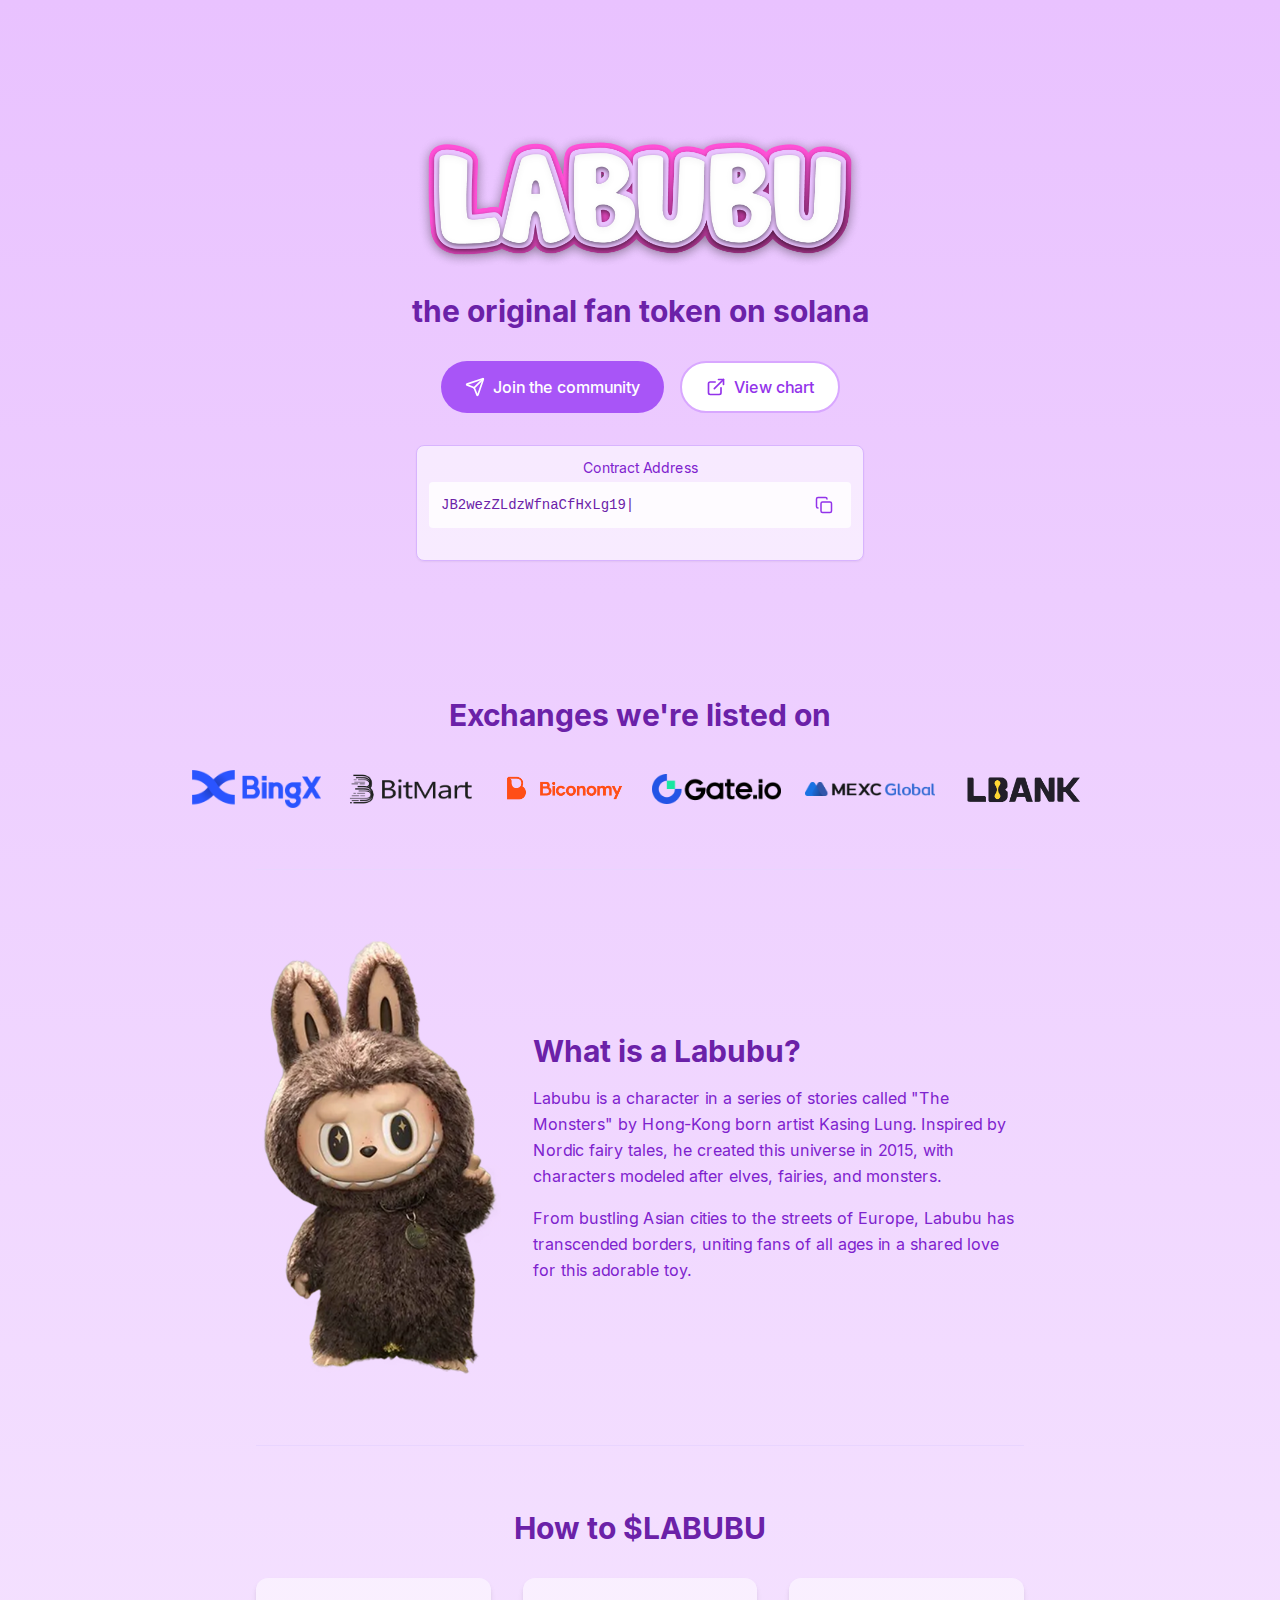
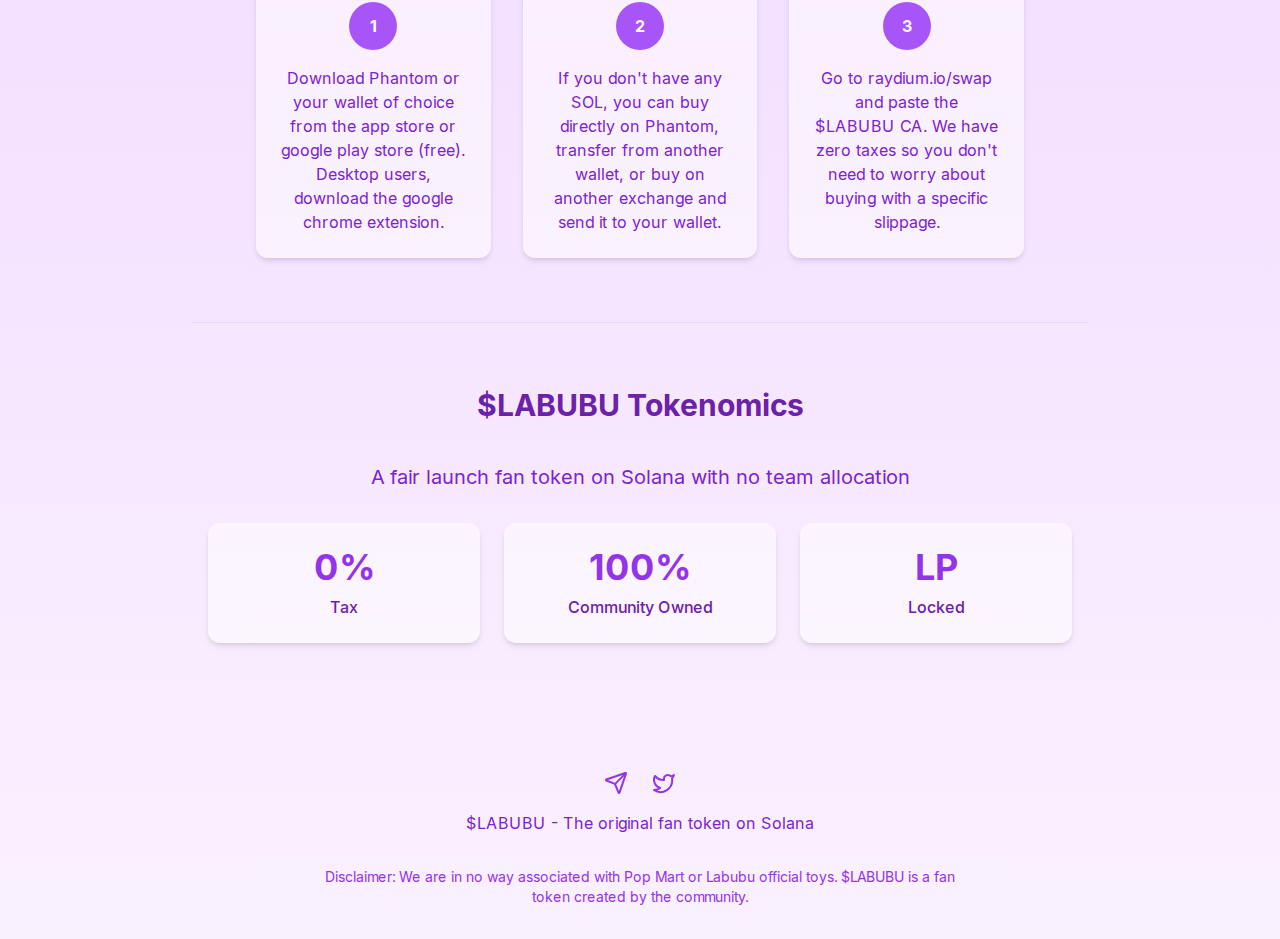
<file: index.htm>
﻿<!DOCTYPE html><html lang="en"><head><meta charset="utf-8"><meta name="viewport" content="width=device-width, initial-scale=1"><link rel="preload" href="_next/static/media/a34f9d1faa5f3315-s.p.woff2" as="font" crossorigin="" type="font/woff2"><link rel="preload" as="image" href="LABUBU.png"><link rel="stylesheet" href="_next/static/css/c0150b6421f7ef09.css" data-precedence="next"><link rel="preload" as="script" fetchpriority="low" href="_next/static/chunks/webpack-d6abbf1fcfdef890.js"><script src="_next/static/chunks/4bd1b696-29d6015316d35520.js" async=""></script><script src="_next/static/chunks/684-1faf9b6228726857.js" async=""></script><script src="_next/static/chunks/main-app-c9779a9cf3f89b5e.js" async=""></script><script src="_next/static/chunks/575-37659ce99eedc8d2.js" async=""></script><script src="_next/static/chunks/app/page-852caa5859756ca0.js" async=""></script><meta name="next-size-adjust" content=""><link rel="icon" href="mascot.png"><link rel="apple-touch-icon" href="mascot.png"><title>LABUBU - The Original Fan Token on Solana</title><meta name="description" content="LABUBU is a community-owned fan token on Solana inspired by the beloved character created by artist Kasing Lung."><meta name="generator" content="v0.dev"><link rel="icon" href="favicon.ico" type="image/x-icon" sizes="327x596"><link rel="icon" href="favicon.ico"><link rel="icon" href="mascot.png" type="image/png"><link rel="apple-touch-icon" href="mascot.png" type="image/png"><script src="_next/static/chunks/polyfills-42372ed130431b0a.js" nomodule=""></script></head><body class="__className_d65c78"><div class="min-h-screen bg-gradient-to-b from-[#E9C2FF] to-[#FAF1FF]"><main class="container mx-auto px-4 py-8"><section class="flex flex-col items-center justify-center py-12 md:py-20"><div class="w-full max-w-md mx-auto"><img alt="LABUBU Logo" width="600" height="200" decoding="async" data-nimg="1" class="w-full h-auto" style="color:transparent" src="LABUBU.png"></div><h1 class="mt-6 text-2xl md:text-3xl font-bold text-center text-purple-900">the original fan token on solana</h1><div class="flex flex-col sm:flex-row gap-4 mt-8"><a target="_blank" class="flex items-center justify-center gap-2 bg-purple-600 hover:bg-purple-700 text-white font-medium py-3 px-6 rounded-full transition-colors" href="https://t.me/labubucto_portal"><svg xmlns="http://www.w3.org/2000/svg" width="20" height="20" viewbox="0 0 24 24" fill="none" stroke="currentColor" stroke-width="2" stroke-linecap="round" stroke-linejoin="round" class="lucide lucide-send"><path d="M14.536 21.686a.5.5 0 0 0 .937-.024l6.5-19a.496.496 0 0 0-.635-.635l-19 6.5a.5.5 0 0 0-.024.937l7.93 3.18a2 2 0 0 1 1.112 1.11z"></path><path d="m21.854 2.147-10.94 10.939"></path></svg>Join the community</a><a target="_blank" class="flex items-center justify-center gap-2 bg-white hover:bg-gray-100 text-purple-700 font-medium py-3 px-6 rounded-full border-2 border-purple-400 transition-colors" href="https://dexscreener.com/solana/fyanfcdjkcfakbtzqixntqnvlodjjft82l5ffgpaswe3"><svg xmlns="http://www.w3.org/2000/svg" width="20" height="20" viewbox="0 0 24 24" fill="none" stroke="currentColor" stroke-width="2" stroke-linecap="round" stroke-linejoin="round" class="lucide lucide-external-link"><path d="M15 3h6v6"></path><path d="M10 14 21 3"></path><path d="M18 13v6a2 2 0 0 1-2 2H5a2 2 0 0 1-2-2V8a2 2 0 0 1 2-2h6"></path></svg>View chart</a></div><div class="w-full max-w-md mx-auto mt-8 bg-white bg-opacity-60 rounded-lg p-3 border border-purple-300 shadow-sm"><div class="flex flex-col items-center"><div class="text-sm text-purple-800 mb-1">Contract Address</div><div class="relative w-full flex items-center justify-between bg-white bg-opacity-80 rounded px-3 py-2"><div class="font-mono text-sm text-purple-900 truncate mr-2 overflow-hidden"><span class="animate-pulse">|</span></div><button class="flex-shrink-0 ml-2 p-1.5 text-purple-700 hover:text-purple-900 rounded-md hover:bg-purple-100 transition-colors" aria-label="Copy contract address"><svg xmlns="http://www.w3.org/2000/svg" width="18" height="18" viewbox="0 0 24 24" fill="none" stroke="currentColor" stroke-width="2" stroke-linecap="round" stroke-linejoin="round" class="lucide lucide-copy"><rect width="14" height="14" x="8" y="8" rx="2" ry="2"></rect><path d="M4 16c-1.1 0-2-.9-2-2V4c0-1.1.9-2 2-2h10c1.1 0 2 .9 2 2"></path></svg></button></div><div class="text-xs text-purple-600 mt-1 h-4"></div></div></div></section><section class="max-w-4xl mx-auto py-10 md:py-14"><h2 class="text-2xl md:text-3xl font-bold text-purple-900 text-center mb-8">Exchanges we&#x27;re listed on</h2><div class="grid grid-cols-2 md:grid-cols-3 lg:grid-cols-6 gap-6 items-center justify-items-center"><a href="https://bingx.com" target="_blank" rel="noopener noreferrer" class="w-full flex items-center justify-center hover:scale-105 transition-transform"><img alt="BingX" loading="lazy" width="160" height="60" decoding="async" data-nimg="1" class="h-12 w-auto object-contain" style="color:transparent" src="Bingxlogo.png"></a><a href="https://bitmart.com" target="_blank" rel="noopener noreferrer" class="w-full flex items-center justify-center hover:scale-105 transition-transform"><img alt="BitMart" loading="lazy" width="160" height="60" decoding="async" data-nimg="1" class="h-12 w-auto object-contain" style="color:transparent" src="bitmartlogo-freelogovectors.net_.png"></a><a href="https://biconomy.com" target="_blank" rel="noopener noreferrer" class="w-full flex items-center justify-center hover:scale-105 transition-transform"><img alt="Biconomy" loading="lazy" width="160" height="60" decoding="async" data-nimg="1" class="h-12 w-auto object-contain" style="color:transparent" src="09026b900a24c9026f5312a84c796d8c.png"></a><a href="https://gate.io" target="_blank" rel="noopener noreferrer" class="w-full flex items-center justify-center hover:scale-105 transition-transform"><img alt="Gate.io" loading="lazy" width="160" height="60" decoding="async" data-nimg="1" class="h-12 w-auto object-contain" style="color:transparent" src="gate.io-logo_brandlogos.net_ijvu0.png"></a><a href="https://mexc.com" target="_blank" rel="noopener noreferrer" class="w-full flex items-center justify-center hover:scale-105 transition-transform"><img alt="MEXC Global" loading="lazy" width="160" height="60" decoding="async" data-nimg="1" class="h-12 w-auto object-contain" style="color:transparent" src="full-mexc-logo.webp"></a><a href="https://lbank.com" target="_blank" rel="noopener noreferrer" class="w-full flex items-center justify-center hover:scale-105 transition-transform"><img alt="LBank" loading="lazy" width="160" height="60" decoding="async" data-nimg="1" class="h-12 w-auto object-contain" style="color:transparent" src="LBank%2520new%2520logo-02cafbdcd.png"></a></div></section><section class="max-w-3xl mx-auto py-12 md:py-16 border-t border-purple-200"><div class="flex flex-col md:flex-row items-center gap-8"><div class="w-full md:w-1/3"><img alt="Labubu Character" loading="lazy" width="300" height="300" decoding="async" data-nimg="1" class="w-full h-auto rounded-lg" style="color:transparent" src="mascot.png"></div><div class="w-full md:w-2/3"><h2 class="text-2xl md:text-3xl font-bold text-purple-900 mb-4">What is a Labubu?</h2><p class="text-purple-800 leading-relaxed">Labubu is a character in a series of stories called &quot;The Monsters&quot; by Hong-Kong born artist Kasing Lung. Inspired by Nordic fairy tales, he created this universe in 2015, with characters modeled after elves, fairies, and monsters.</p><p class="text-purple-800 leading-relaxed mt-4">From bustling Asian cities to the streets of Europe, Labubu has transcended borders, uniting fans of all ages in a shared love for this adorable toy.</p></div></div></section><section class="max-w-3xl mx-auto py-12 md:py-16 border-t border-purple-200"><h2 class="text-2xl md:text-3xl font-bold text-purple-900 text-center mb-8">How to $LABUBU</h2><div class="grid grid-cols-1 md:grid-cols-3 gap-8"><div class="bg-white bg-opacity-50 rounded-xl p-6 shadow-md"><div class="flex items-center justify-center w-12 h-12 bg-purple-600 text-white rounded-full mb-4 mx-auto"><span class="font-bold">1</span></div><p class="text-purple-800 text-center">Download Phantom or your wallet of choice from the app store or google play store (free). Desktop users, download the google chrome extension.</p></div><div class="bg-white bg-opacity-50 rounded-xl p-6 shadow-md"><div class="flex items-center justify-center w-12 h-12 bg-purple-600 text-white rounded-full mb-4 mx-auto"><span class="font-bold">2</span></div><p class="text-purple-800 text-center">If you don&#x27;t have any SOL, you can buy directly on Phantom, transfer from another wallet, or buy on another exchange and send it to your wallet.</p></div><div class="bg-white bg-opacity-50 rounded-xl p-6 shadow-md"><div class="flex items-center justify-center w-12 h-12 bg-purple-600 text-white rounded-full mb-4 mx-auto"><span class="font-bold">3</span></div><p class="text-purple-800 text-center">Go to raydium.io/swap and paste the $LABUBU CA. We have zero taxes so you don&#x27;t need to worry about buying with a specific slippage.</p></div></div></section><section class="max-w-4xl mx-auto py-12 md:py-16 px-4 border-t border-purple-200"><h2 class="text-2xl md:text-3xl font-bold text-purple-900 text-center mb-10">$LABUBU Tokenomics</h2><p class="text-xl text-purple-800 text-center mb-8">A fair launch fan token on Solana with no team allocation</p><div class="grid grid-cols-1 md:grid-cols-3 gap-6"><div class="bg-white bg-opacity-50 rounded-xl p-6 text-center shadow-md"><div class="text-4xl font-bold text-purple-700 mb-2">0%</div><div class="text-purple-900 font-medium">Tax</div></div><div class="bg-white bg-opacity-50 rounded-xl p-6 text-center shadow-md"><div class="text-4xl font-bold text-purple-700 mb-2">100%</div><div class="text-purple-900 font-medium">Community Owned</div></div><div class="bg-white bg-opacity-50 rounded-xl p-6 text-center shadow-md"><div class="text-4xl font-bold text-purple-700 mb-2">LP</div><div class="text-purple-900 font-medium">Locked</div></div></div></section></main><footer class="py-8 text-center"><div class="flex justify-center gap-6"><a target="_blank" class="text-purple-700 hover:text-purple-900 transition-colors" aria-label="Telegram" href="https://t.me/labubucto_portal"><svg xmlns="http://www.w3.org/2000/svg" width="24" height="24" viewbox="0 0 24 24" fill="none" stroke="currentColor" stroke-width="2" stroke-linecap="round" stroke-linejoin="round" class="lucide lucide-send"><path d="M14.536 21.686a.5.5 0 0 0 .937-.024l6.5-19a.496.496 0 0 0-.635-.635l-19 6.5a.5.5 0 0 0-.024.937l7.93 3.18a2 2 0 0 1 1.112 1.11z"></path><path d="m21.854 2.147-10.94 10.939"></path></svg></a><a target="_blank" class="text-purple-700 hover:text-purple-900 transition-colors" aria-label="Twitter" href="https://x.com/labubufans"><svg xmlns="http://www.w3.org/2000/svg" width="24" height="24" viewbox="0 0 24 24" fill="none" stroke="currentColor" stroke-width="2" stroke-linecap="round" stroke-linejoin="round" class="lucide lucide-twitter"><path d="M22 4s-.7 2.1-2 3.4c1.6 10-9.4 17.3-18 11.6 2.2.1 4.4-.6 6-2C3 15.5.5 9.6 3 5c2.2 2.6 5.6 4.1 9 4-.9-4.2 4-6.6 7-3.8 1.1 0 3-1.2 3-1.2z"></path></svg></a></div><p class="mt-4 text-purple-800">$LABUBU - The original fan token on Solana</p><div class="max-w-2xl mx-auto mt-8 px-4 text-sm text-purple-700 text-center"><p>Disclaimer: We are in no way associated with Pop Mart or Labubu official toys. $LABUBU is a fan token created by the community.</p></div></footer></div><script src="_next/static/chunks/webpack-d6abbf1fcfdef890.js" async=""></script><script>(self.__next_f=self.__next_f||[]).push([0])</script><script>self.__next_f.push([1,"1:\"$Sreact.fragment\"\n2:I[7555,[],\"\"]\n3:I[1295,[],\"\"]\n4:I[3063,[\"575\",\"static/chunks/575-37659ce99eedc8d2.js\",\"974\",\"static/chunks/app/page-852caa5859756ca0.js\"],\"Image\"]\n5:I[6874,[\"575\",\"static/chunks/575-37659ce99eedc8d2.js\",\"974\",\"static/chunks/app/page-852caa5859756ca0.js\"],\"\"]\n6:I[5874,[\"575\",\"static/chunks/575-37659ce99eedc8d2.js\",\"974\",\"static/chunks/app/page-852caa5859756ca0.js\"],\"ContractAddress\"]\n7:I[9665,[],\"OutletBoundary\"]\na:I[9665,[],\"ViewportBoundary\"]\nc:I[9665,[],\"MetadataBoundary\"]\ne:I[6614,[],\"\"]\n:HL[\"/_next/static/media/a34f9d1faa5f3315-s.p.woff2\",\"font\",{\"crossOrigin\":\"\",\"type\":\"font/woff2\"}]\n:HL[\"/_next/static/css/c0150b6421f7ef09.css\",\"style\"]\n"])</script><script>self.__next_f.push([1,"0:{\"P\":null,\"b\":\"BLi5Esb_6DDckvHGkPBBm\",\"p\":\"\",\"c\":[\"\",\"\"],\"i\":false,\"f\":[[[\"\",{\"children\":[\"__PAGE__\",{}]},\"$undefined\",\"$undefined\",true],[\"\",[\"$\",\"$1\",\"c\",{\"children\":[[[\"$\",\"link\",\"0\",{\"rel\":\"stylesheet\",\"href\":\"/_next/static/css/c0150b6421f7ef09.css\",\"precedence\":\"next\",\"crossOrigin\":\"$undefined\",\"nonce\":\"$undefined\"}]],[\"$\",\"html\",null,{\"lang\":\"en\",\"children\":[[\"$\",\"head\",null,{\"children\":[[\"$\",\"link\",null,{\"rel\":\"icon\",\"href\":\"https://hebbkx1anhila5yf.public.blob.vercel-storage.com/mascot-aNGC3R4QaKqpvmrSImQv6YiafUvs2q.png\"}],[\"$\",\"link\",null,{\"rel\":\"apple-touch-icon\",\"href\":\"https://hebbkx1anhila5yf.public.blob.vercel-storage.com/mascot-aNGC3R4QaKqpvmrSImQv6YiafUvs2q.png\"}]]}],[\"$\",\"body\",null,{\"className\":\"__className_d65c78\",\"children\":[\"$\",\"$L2\",null,{\"parallelRouterKey\":\"children\",\"error\":\"$undefined\",\"errorStyles\":\"$undefined\",\"errorScripts\":\"$undefined\",\"template\":[\"$\",\"$L3\",null,{}],\"templateStyles\":\"$undefined\",\"templateScripts\":\"$undefined\",\"notFound\":[[[\"$\",\"title\",null,{\"children\":\"404: This page could not be found.\"}],[\"$\",\"div\",null,{\"style\":{\"fontFamily\":\"system-ui,\\\"Segoe UI\\\",Roboto,Helvetica,Arial,sans-serif,\\\"Apple Color Emoji\\\",\\\"Segoe UI Emoji\\\"\",\"height\":\"100vh\",\"textAlign\":\"center\",\"display\":\"flex\",\"flexDirection\":\"column\",\"alignItems\":\"center\",\"justifyContent\":\"center\"},\"children\":[\"$\",\"div\",null,{\"children\":[[\"$\",\"style\",null,{\"dangerouslySetInnerHTML\":{\"__html\":\"body{color:#000;background:#fff;margin:0}.next-error-h1{border-right:1px solid rgba(0,0,0,.3)}@media (prefers-color-scheme:dark){body{color:#fff;background:#000}.next-error-h1{border-right:1px solid rgba(255,255,255,.3)}}\"}}],[\"$\",\"h1\",null,{\"className\":\"next-error-h1\",\"style\":{\"display\":\"inline-block\",\"margin\":\"0 20px 0 0\",\"padding\":\"0 23px 0 0\",\"fontSize\":24,\"fontWeight\":500,\"verticalAlign\":\"top\",\"lineHeight\":\"49px\"},\"children\":404}],[\"$\",\"div\",null,{\"style\":{\"display\":\"inline-block\"},\"children\":[\"$\",\"h2\",null,{\"style\":{\"fontSize\":14,\"fontWeight\":400,\"lineHeight\":\"49px\",\"margin\":0},\"children\":\"This page could not be found.\"}]}]]}]}]],[]],\"forbidden\":\"$undefined\",\"unauthorized\":\"$undefined\"}]}]]}]]}],{\"children\":[\"__PAGE__\",[\"$\",\"$1\",\"c\",{\"children\":[[\"$\",\"div\",null,{\"className\":\"min-h-screen bg-gradient-to-b from-[#E9C2FF] to-[#FAF1FF]\",\"children\":[[\"$\",\"main\",null,{\"className\":\"container mx-auto px-4 py-8\",\"children\":[[\"$\",\"section\",null,{\"className\":\"flex flex-col items-center justify-center py-12 md:py-20\",\"children\":[[\"$\",\"div\",null,{\"className\":\"w-full max-w-md mx-auto\",\"children\":[\"$\",\"$L4\",null,{\"src\":\"https://hebbkx1anhila5yf.public.blob.vercel-storage.com/LABUBU-p70yduDxC9xGq44aPEPRs2IqcOKNN2.png\",\"alt\":\"LABUBU Logo\",\"width\":600,\"height\":200,\"className\":\"w-full h-auto\",\"priority\":true}]}],[\"$\",\"h1\",null,{\"className\":\"mt-6 text-2xl md:text-3xl font-bold text-center text-purple-900\",\"children\":\"the original fan token on solana\"}],[\"$\",\"div\",null,{\"className\":\"flex flex-col sm:flex-row gap-4 mt-8\",\"children\":[[\"$\",\"$L5\",null,{\"href\":\"https://t.me/labubucto_portal\",\"target\":\"_blank\",\"className\":\"flex items-center justify-center gap-2 bg-purple-600 hover:bg-purple-700 text-white font-medium py-3 px-6 rounded-full transition-colors\",\"children\":[[\"$\",\"svg\",null,{\"ref\":\"$undefined\",\"xmlns\":\"http://www.w3.org/2000/svg\",\"width\":20,\"height\":20,\"viewBox\":\"0 0 24 24\",\"fill\":\"none\",\"stroke\":\"currentColor\",\"strokeWidth\":2,\"strokeLinecap\":\"round\",\"strokeLinejoin\":\"round\",\"className\":\"lucide lucide-send\",\"children\":[[\"$\",\"path\",\"1ffxy3\",{\"d\":\"M14.536 21.686a.5.5 0 0 0 .937-.024l6.5-19a.496.496 0 0 0-.635-.635l-19 6.5a.5.5 0 0 0-.024.937l7.93 3.18a2 2 0 0 1 1.112 1.11z\"}],[\"$\",\"path\",\"12cjpa\",{\"d\":\"m21.854 2.147-10.94 10.939\"}],\"$undefined\"]}],\"Join the community\"]}],[\"$\",\"$L5\",null,{\"href\":\"https://dexscreener.com/solana/fyanfcdjkcfakbtzqixntqnvlodjjft82l5ffgpaswe3\",\"target\":\"_blank\",\"className\":\"flex items-center justify-center gap-2 bg-white hover:bg-gray-100 text-purple-700 font-medium py-3 px-6 rounded-full border-2 border-purple-400 transition-colors\",\"children\":[[\"$\",\"svg\",null,{\"ref\":\"$undefined\",\"xmlns\":\"http://www.w3.org/2000/svg\",\"width\":20,\"height\":20,\"viewBox\":\"0 0 24 24\",\"fill\":\"none\",\"stroke\":\"currentColor\",\"strokeWidth\":2,\"strokeLinecap\":\"round\",\"strokeLinejoin\":\"round\",\"className\":\"lucide lucide-external-link\",\"children\":[[\"$\",\"path\",\"1q9fwt\",{\"d\":\"M15 3h6v6\"}],[\"$\",\"path\",\"gplh6r\",{\"d\":\"M10 14 21 3\"}],[\"$\",\"path\",\"a6xqqp\",{\"d\":\"M18 13v6a2 2 0 0 1-2 2H5a2 2 0 0 1-2-2V8a2 2 0 0 1 2-2h6\"}],\"$undefined\"]}],\"View chart\"]}]]}],[\"$\",\"$L6\",null,{\"address\":\"JB2wezZLdzWfnaCfHxLg193RS3Rh51ThiXxEDWQDpump\"}]]}],[\"$\",\"section\",null,{\"className\":\"max-w-4xl mx-auto py-10 md:py-14\",\"children\":[[\"$\",\"h2\",null,{\"className\":\"text-2xl md:text-3xl font-bold text-purple-900 text-center mb-8\",\"children\":\"Exchanges we're listed on\"}],[\"$\",\"div\",null,{\"className\":\"grid grid-cols-2 md:grid-cols-3 lg:grid-cols-6 gap-6 items-center justify-items-center\",\"children\":[[\"$\",\"a\",null,{\"href\":\"https://bingx.com\",\"target\":\"_blank\",\"rel\":\"noopener noreferrer\",\"className\":\"w-full flex items-center justify-center hover:scale-105 transition-transform\",\"children\":[\"$\",\"$L4\",null,{\"src\":\"https://hebbkx1anhila5yf.public.blob.vercel-storage.com/Bingxlogo-dSYfBnOYswYEhNBsworAM0HEyIyI87.png\",\"alt\":\"BingX\",\"width\":160,\"height\":60,\"className\":\"h-12 w-auto object-contain\"}]}],[\"$\",\"a\",null,{\"href\":\"https://bitmart.com\",\"target\":\"_blank\",\"rel\":\"noopener noreferrer\",\"className\":\"w-full flex items-center justify-center hover:scale-105 transition-transform\",\"children\":[\"$\",\"$L4\",null,{\"src\":\"https://hebbkx1anhila5yf.public.blob.vercel-storage.com/bitmartlogo-freelogovectors.net_-RwHPu6Jx32tpdKZoJ7sAY6SHyycfMI.png\",\"alt\":\"BitMart\",\"width\":160,\"height\":60,\"className\":\"h-12 w-auto object-contain\"}]}],[\"$\",\"a\",null,{\"href\":\"https://biconomy.com\",\"target\":\"_blank\",\"rel\":\"noopener noreferrer\",\"className\":\"w-full flex items-center justify-center hover:scale-105 transition-transform\",\"children\":[\"$\",\"$L4\",null,{\"src\":\"https://hebbkx1anhila5yf.public.blob.vercel-storage.com/09026b900a24c9026f5312a84c796d8c-Mt0Tfqb7R3gFZRJquKWkI4dHES4yHh.png\",\"alt\":\"Biconomy\",\"width\":160,\"height\":60,\"className\":\"h-12 w-auto object-contain\"}]}],[\"$\",\"a\",null,{\"href\":\"https://gate.io\",\"target\":\"_blank\",\"rel\":\"noopener noreferrer\",\"className\":\"w-full flex items-center justify-center hover:scale-105 transition-transform\",\"children\":[\"$\",\"$L4\",null,{\"src\":\"https://hebbkx1anhila5yf.public.blob.vercel-storage.com/gate.io-logo_brandlogos.net_ijvu0-1P0ZbBpjxkEM1afVE56q4nmhxqfloJ.png\",\"alt\":\"Gate.io\",\"width\":160,\"height\":60,\"className\":\"h-12 w-auto object-contain\"}]}],[\"$\",\"a\",null,{\"href\":\"https://mexc.com\",\"target\":\"_blank\",\"rel\":\"noopener noreferrer\",\"className\":\"w-full flex items-center justify-center hover:scale-105 transition-transform\",\"children\":[\"$\",\"$L4\",null,{\"src\":\"https://hebbkx1anhila5yf.public.blob.vercel-storage.com/full-mexc-logo-Y7YlEkfGuMVvuRYetMGBKQ8Iwszrdb.webp\",\"alt\":\"MEXC Global\",\"width\":160,\"height\":60,\"className\":\"h-12 w-auto object-contain\"}]}],[\"$\",\"a\",null,{\"href\":\"https://lbank.com\",\"target\":\"_blank\",\"rel\":\"noopener noreferrer\",\"className\":\"w-full flex items-center justify-center hover:scale-105 transition-transform\",\"children\":[\"$\",\"$L4\",null,{\"src\":\"https://hebbkx1anhila5yf.public.blob.vercel-storage.com/LBank%20new%20logo-02cafbdcd-UbI0cLzcDoqp1nrShMQpZdvtYBsQgV.png\",\"alt\":\"LBank\",\"width\":160,\"height\":60,\"className\":\"h-12 w-auto object-contain\"}]}]]}]]}],[\"$\",\"section\",null,{\"className\":\"max-w-3xl mx-auto py-12 md:py-16 border-t border-purple-200\",\"children\":[\"$\",\"div\",null,{\"className\":\"flex flex-col md:flex-row items-center gap-8\",\"children\":[[\"$\",\"div\",null,{\"className\":\"w-full md:w-1/3\",\"children\":[\"$\",\"$L4\",null,{\"src\":\"https://hebbkx1anhila5yf.public.blob.vercel-storage.com/mascot-aNGC3R4QaKqpvmrSImQv6YiafUvs2q.png\",\"alt\":\"Labubu Character\",\"width\":300,\"height\":300,\"className\":\"w-full h-auto rounded-lg\"}]}],[\"$\",\"div\",null,{\"className\":\"w-full md:w-2/3\",\"children\":[[\"$\",\"h2\",null,{\"className\":\"text-2xl md:text-3xl font-bold text-purple-900 mb-4\",\"children\":\"What is a Labubu?\"}],[\"$\",\"p\",null,{\"className\":\"text-purple-800 leading-relaxed\",\"children\":\"Labubu is a character in a series of stories called \\\"The Monsters\\\" by Hong-Kong born artist Kasing Lung. Inspired by Nordic fairy tales, he created this universe in 2015, with characters modeled after elves, fairies, and monsters.\"}],[\"$\",\"p\",null,{\"className\":\"text-purple-800 leading-relaxed mt-4\",\"children\":\"From bustling Asian cities to the streets of Europe, Labubu has transcended borders, uniting fans of all ages in a shared love for this adorable toy.\"}]]}]]}]}],[\"$\",\"section\",null,{\"className\":\"max-w-3xl mx-auto py-12 md:py-16 border-t border-purple-200\",\"children\":[[\"$\",\"h2\",null,{\"className\":\"text-2xl md:text-3xl font-bold text-purple-900 text-center mb-8\",\"children\":\"How to $LABUBU\"}],[\"$\",\"div\",null,{\"className\":\"grid grid-cols-1 md:grid-cols-3 gap-8\",\"children\":[[\"$\",\"div\",null,{\"className\":\"bg-white bg-opacity-50 rounded-xl p-6 shadow-md\",\"children\":[[\"$\",\"div\",null,{\"className\":\"flex items-center justify-center w-12 h-12 bg-purple-600 text-white rounded-full mb-4 mx-auto\",\"children\":[\"$\",\"span\",null,{\"className\":\"font-bold\",\"children\":\"1\"}]}],[\"$\",\"p\",null,{\"className\":\"text-purple-800 text-center\",\"children\":\"Download Phantom or your wallet of choice from the app store or google play store (free). Desktop users, download the google chrome extension.\"}]]}],[\"$\",\"div\",null,{\"className\":\"bg-white bg-opacity-50 rounded-xl p-6 shadow-md\",\"children\":[[\"$\",\"div\",null,{\"className\":\"flex items-center justify-center w-12 h-12 bg-purple-600 text-white rounded-full mb-4 mx-auto\",\"children\":[\"$\",\"span\",null,{\"className\":\"font-bold\",\"children\":\"2\"}]}],[\"$\",\"p\",null,{\"className\":\"text-purple-800 text-center\",\"children\":\"If you don't have any SOL, you can buy directly on Phantom, transfer from another wallet, or buy on another exchange and send it to your wallet.\"}]]}],[\"$\",\"div\",null,{\"className\":\"bg-white bg-opacity-50 rounded-xl p-6 shadow-md\",\"children\":[[\"$\",\"div\",null,{\"className\":\"flex items-center justify-center w-12 h-12 bg-purple-600 text-white rounded-full mb-4 mx-auto\",\"children\":[\"$\",\"span\",null,{\"className\":\"font-bold\",\"children\":\"3\"}]}],[\"$\",\"p\",null,{\"className\":\"text-purple-800 text-center\",\"children\":\"Go to raydium.io/swap and paste the $LABUBU CA. We have zero taxes so you don't need to worry about buying with a specific slippage.\"}]]}]]}]]}],[\"$\",\"section\",null,{\"className\":\"max-w-4xl mx-auto py-12 md:py-16 px-4 border-t border-purple-200\",\"children\":[[\"$\",\"h2\",null,{\"className\":\"text-2xl md:text-3xl font-bold text-purple-900 text-center mb-10\",\"children\":\"$$LABUBU Tokenomics\"}],[\"$\",\"p\",null,{\"className\":\"text-xl text-purple-800 text-center mb-8\",\"children\":\"A fair launch fan token on Solana with no team allocation\"}],[\"$\",\"div\",null,{\"className\":\"grid grid-cols-1 md:grid-cols-3 gap-6\",\"children\":[[\"$\",\"div\",null,{\"className\":\"bg-white bg-opacity-50 rounded-xl p-6 text-center shadow-md\",\"children\":[[\"$\",\"div\",null,{\"className\":\"text-4xl font-bold text-purple-700 mb-2\",\"children\":\"0%\"}],[\"$\",\"div\",null,{\"className\":\"text-purple-900 font-medium\",\"children\":\"Tax\"}]]}],[\"$\",\"div\",null,{\"className\":\"bg-white bg-opacity-50 rounded-xl p-6 text-center shadow-md\",\"children\":[[\"$\",\"div\",null,{\"className\":\"text-4xl font-bold text-purple-700 mb-2\",\"children\":\"100%\"}],[\"$\",\"div\",null,{\"className\":\"text-purple-900 font-medium\",\"children\":\"Community Owned\"}]]}],[\"$\",\"div\",null,{\"className\":\"bg-white bg-opacity-50 rounded-xl p-6 text-center shadow-md\",\"children\":[[\"$\",\"div\",null,{\"className\":\"text-4xl font-bold text-purple-700 mb-2\",\"children\":\"LP\"}],[\"$\",\"div\",null,{\"className\":\"text-purple-900 font-medium\",\"children\":\"Locked\"}]]}]]}]]}]]}],[\"$\",\"footer\",null,{\"className\":\"py-8 text-center\",\"children\":[[\"$\",\"div\",null,{\"className\":\"flex justify-center gap-6\",\"children\":[[\"$\",\"$L5\",null,{\"href\":\"https://t.me/labubucto_portal\",\"target\":\"_blank\",\"className\":\"text-purple-700 hover:text-purple-900 transition-colors\",\"aria-label\":\"Telegram\",\"children\":[\"$\",\"svg\",null,{\"ref\":\"$undefined\",\"xmlns\":\"http://www.w3.org/2000/svg\",\"width\":24,\"height\":24,\"viewBox\":\"0 0 24 24\",\"fill\":\"none\",\"stroke\":\"currentColor\",\"strokeWidth\":2,\"strokeLinecap\":\"round\",\"strokeLinejoin\":\"round\",\"className\":\"lucide lucide-send\",\"children\":[[\"$\",\"path\",\"1ffxy3\",{\"d\":\"M14.536 21.686a.5.5 0 0 0 .937-.024l6.5-19a.496.496 0 0 0-.635-.635l-19 6.5a.5.5 0 0 0-.024.937l7.93 3.18a2 2 0 0 1 1.112 1.11z\"}],[\"$\",\"path\",\"12cjpa\",{\"d\":\"m21.854 2.147-10.94 10.939\"}],\"$undefined\"]}]}],[\"$\",\"$L5\",null,{\"href\":\"https://x.com/labubufans\",\"target\":\"_blank\",\"className\":\"text-purple-700 hover:text-purple-900 transition-colors\",\"aria-label\":\"Twitter\",\"children\":[\"$\",\"svg\",null,{\"ref\":\"$undefined\",\"xmlns\":\"http://www.w3.org/2000/svg\",\"width\":24,\"height\":24,\"viewBox\":\"0 0 24 24\",\"fill\":\"none\",\"stroke\":\"currentColor\",\"strokeWidth\":2,\"strokeLinecap\":\"round\",\"strokeLinejoin\":\"round\",\"className\":\"lucide lucide-twitter\",\"children\":[[\"$\",\"path\",\"pff0z6\",{\"d\":\"M22 4s-.7 2.1-2 3.4c1.6 10-9.4 17.3-18 11.6 2.2.1 4.4-.6 6-2C3 15.5.5 9.6 3 5c2.2 2.6 5.6 4.1 9 4-.9-4.2 4-6.6 7-3.8 1.1 0 3-1.2 3-1.2z\"}],\"$undefined\"]}]}]]}],[\"$\",\"p\",null,{\"className\":\"mt-4 text-purple-800\",\"children\":\"$$LABUBU - The original fan token on Solana\"}],[\"$\",\"div\",null,{\"className\":\"max-w-2xl mx-auto mt-8 px-4 text-sm text-purple-700 text-center\",\"children\":[\"$\",\"p\",null,{\"children\":\"Disclaimer: We are in no way associated with Pop Mart or Labubu official toys. $LABUBU is a fan token created by the community.\"}]}]]}]]}],\"$undefined\",null,[\"$\",\"$L7\",null,{\"children\":[\"$L8\",\"$L9\",null]}]]}],{},null,false]},null,false],[\"$\",\"$1\",\"h\",{\"children\":[null,[\"$\",\"$1\",\"Nvymm6S-3CDYyArkXzgfq\",{\"children\":[[\"$\",\"$La\",null,{\"children\":\"$Lb\"}],[\"$\",\"meta\",null,{\"name\":\"next-size-adjust\",\"content\":\"\"}]]}],[\"$\",\"$Lc\",null,{\"children\":\"$Ld\"}]]}],false]],\"m\":\"$undefined\",\"G\":[\"$e\",\"$undefined\"],\"s\":false,\"S\":true}\n"])</script><script>self.__next_f.push([1,"b:[[\"$\",\"meta\",\"0\",{\"charSet\":\"utf-8\"}],[\"$\",\"meta\",\"1\",{\"name\":\"viewport\",\"content\":\"width=device-width, initial-scale=1\"}]]\n8:null\n"])</script><script>self.__next_f.push([1,"9:null\nd:[[\"$\",\"title\",\"0\",{\"children\":\"LABUBU - The Original Fan Token on Solana\"}],[\"$\",\"meta\",\"1\",{\"name\":\"description\",\"content\":\"LABUBU is a community-owned fan token on Solana inspired by the beloved character created by artist Kasing Lung.\"}],[\"$\",\"meta\",\"2\",{\"name\":\"generator\",\"content\":\"v0.dev\"}],[\"$\",\"link\",\"3\",{\"rel\":\"icon\",\"href\":\"/favicon.ico\",\"type\":\"image/x-icon\",\"sizes\":\"327x596\"}],[\"$\",\"link\",\"4\",{\"rel\":\"icon\",\"href\":\"/favicon.ico\"}],[\"$\",\"link\",\"5\",{\"rel\":\"icon\",\"href\":\"https://hebbkx1anhila5yf.public.blob.vercel-storage.com/mascot-aNGC3R4QaKqpvmrSImQv6YiafUvs2q.png\",\"type\":\"image/png\"}],[\"$\",\"link\",\"6\",{\"rel\":\"apple-touch-icon\",\"href\":\"https://hebbkx1anhila5yf.public.blob.vercel-storage.com/mascot-aNGC3R4QaKqpvmrSImQv6YiafUvs2q.png\",\"type\":\"image/png\"}]]\n"])</script></body></html>
</file>
<file: _next/static/css/c0150b6421f7ef09.css>
﻿@font-face{font-family:Inter;font-style:normal;font-weight:100 900;font-display:swap;src:url(../media/55c55f0601d81cf3-s.woff2) format("woff2");unicode-range:u+0460-052f,u+1c80-1c8a,u+20b4,u+2de0-2dff,u+a640-a69f,u+fe2e-fe2f}@font-face{font-family:Inter;font-style:normal;font-weight:100 900;font-display:swap;src:url(../media/26a46d62cd723877-s.woff2) format("woff2");unicode-range:u+0301,u+0400-045f,u+0490-0491,u+04b0-04b1,u+2116}@font-face{font-family:Inter;font-style:normal;font-weight:100 900;font-display:swap;src:url(../media/97e0cb1ae144a2a9-s.woff2) format("woff2");unicode-range:u+1f??}@font-face{font-family:Inter;font-style:normal;font-weight:100 900;font-display:swap;src:url(../media/581909926a08bbc8-s.woff2) format("woff2");unicode-range:u+0370-0377,u+037a-037f,u+0384-038a,u+038c,u+038e-03a1,u+03a3-03ff}@font-face{font-family:Inter;font-style:normal;font-weight:100 900;font-display:swap;src:url(../media/df0a9ae256c0569c-s.woff2) format("woff2");unicode-range:u+0102-0103,u+0110-0111,u+0128-0129,u+0168-0169,u+01a0-01a1,u+01af-01b0,u+0300-0301,u+0303-0304,u+0308-0309,u+0323,u+0329,u+1ea0-1ef9,u+20ab}@font-face{font-family:Inter;font-style:normal;font-weight:100 900;font-display:swap;src:url(../media/6d93bde91c0c2823-s.woff2) format("woff2");unicode-range:u+0100-02ba,u+02bd-02c5,u+02c7-02cc,u+02ce-02d7,u+02dd-02ff,u+0304,u+0308,u+0329,u+1d00-1dbf,u+1e00-1e9f,u+1ef2-1eff,u+2020,u+20a0-20ab,u+20ad-20c0,u+2113,u+2c60-2c7f,u+a720-a7ff}@font-face{font-family:Inter;font-style:normal;font-weight:100 900;font-display:swap;src:url(../media/a34f9d1faa5f3315-s.p.woff2) format("woff2");unicode-range:u+00??,u+0131,u+0152-0153,u+02bb-02bc,u+02c6,u+02da,u+02dc,u+0304,u+0308,u+0329,u+2000-206f,u+20ac,u+2122,u+2191,u+2193,u+2212,u+2215,u+feff,u+fffd}@font-face{font-family:Inter Fallback;src:local("Arial");ascent-override:90.44%;descent-override:22.52%;line-gap-override:0.00%;size-adjust:107.12%}.__className_d65c78{font-family:Inter,Inter Fallback;font-style:normal}*,:after,:before{--tw-border-spacing-x:0;--tw-border-spacing-y:0;--tw-translate-x:0;--tw-translate-y:0;--tw-rotate:0;--tw-skew-x:0;--tw-skew-y:0;--tw-scale-x:1;--tw-scale-y:1;--tw-pan-x: ;--tw-pan-y: ;--tw-pinch-zoom: ;--tw-scroll-snap-strictness:proximity;--tw-gradient-from-position: ;--tw-gradient-via-position: ;--tw-gradient-to-position: ;--tw-ordinal: ;--tw-slashed-zero: ;--tw-numeric-figure: ;--tw-numeric-spacing: ;--tw-numeric-fraction: ;--tw-ring-inset: ;--tw-ring-offset-width:0px;--tw-ring-offset-color:#fff;--tw-ring-color:rgb(59 130 246/0.5);--tw-ring-offset-shadow:0 0 #0000;--tw-ring-shadow:0 0 #0000;--tw-shadow:0 0 #0000;--tw-shadow-colored:0 0 #0000;--tw-blur: ;--tw-brightness: ;--tw-contrast: ;--tw-grayscale: ;--tw-hue-rotate: ;--tw-invert: ;--tw-saturate: ;--tw-sepia: ;--tw-drop-shadow: ;--tw-backdrop-blur: ;--tw-backdrop-brightness: ;--tw-backdrop-contrast: ;--tw-backdrop-grayscale: ;--tw-backdrop-hue-rotate: ;--tw-backdrop-invert: ;--tw-backdrop-opacity: ;--tw-backdrop-saturate: ;--tw-backdrop-sepia: ;--tw-contain-size: ;--tw-contain-layout: ;--tw-contain-paint: ;--tw-contain-style: }::backdrop{--tw-border-spacing-x:0;--tw-border-spacing-y:0;--tw-translate-x:0;--tw-translate-y:0;--tw-rotate:0;--tw-skew-x:0;--tw-skew-y:0;--tw-scale-x:1;--tw-scale-y:1;--tw-pan-x: ;--tw-pan-y: ;--tw-pinch-zoom: ;--tw-scroll-snap-strictness:proximity;--tw-gradient-from-position: ;--tw-gradient-via-position: ;--tw-gradient-to-position: ;--tw-ordinal: ;--tw-slashed-zero: ;--tw-numeric-figure: ;--tw-numeric-spacing: ;--tw-numeric-fraction: ;--tw-ring-inset: ;--tw-ring-offset-width:0px;--tw-ring-offset-color:#fff;--tw-ring-color:rgb(59 130 246/0.5);--tw-ring-offset-shadow:0 0 #0000;--tw-ring-shadow:0 0 #0000;--tw-shadow:0 0 #0000;--tw-shadow-colored:0 0 #0000;--tw-blur: ;--tw-brightness: ;--tw-contrast: ;--tw-grayscale: ;--tw-hue-rotate: ;--tw-invert: ;--tw-saturate: ;--tw-sepia: ;--tw-drop-shadow: ;--tw-backdrop-blur: ;--tw-backdrop-brightness: ;--tw-backdrop-contrast: ;--tw-backdrop-grayscale: ;--tw-backdrop-hue-rotate: ;--tw-backdrop-invert: ;--tw-backdrop-opacity: ;--tw-backdrop-saturate: ;--tw-backdrop-sepia: ;--tw-contain-size: ;--tw-contain-layout: ;--tw-contain-paint: ;--tw-contain-style: }/*
! tailwindcss v3.4.17 | MIT License | https://tailwindcss.com
*/*,:after,:before{box-sizing:border-box;border:0 solid #e5e7eb}:after,:before{--tw-content:""}:host,html{line-height:1.5;-webkit-text-size-adjust:100%;-moz-tab-size:4;tab-size:4;font-family:ui-sans-serif,system-ui,sans-serif,Apple Color Emoji,Segoe UI Emoji,Segoe UI Symbol,Noto Color Emoji;font-feature-settings:normal;font-variation-settings:normal;-webkit-tap-highlight-color:transparent}body{margin:0;line-height:inherit}hr{height:0;color:inherit;border-top-width:1px}abbr:where([title]){text-decoration:underline dotted}h1,h2,h3,h4,h5,h6{font-size:inherit;font-weight:inherit}a{color:inherit;text-decoration:inherit}b,strong{font-weight:bolder}code,kbd,pre,samp{font-family:ui-monospace,SFMono-Regular,Menlo,Monaco,Consolas,Liberation Mono,Courier New,monospace;font-feature-settings:normal;font-variation-settings:normal;font-size:1em}small{font-size:80%}sub,sup{font-size:75%;line-height:0;position:relative;vertical-align:baseline}sub{bottom:-.25em}sup{top:-.5em}table{text-indent:0;border-color:inherit;border-collapse:collapse}button,input,optgroup,select,textarea{font-family:inherit;font-feature-settings:inherit;font-variation-settings:inherit;font-size:100%;font-weight:inherit;line-height:inherit;letter-spacing:inherit;color:inherit;margin:0;padding:0}button,select{text-transform:none}button,input:where([type=button]),input:where([type=reset]),input:where([type=submit]){-webkit-appearance:button;background-color:transparent;background-image:none}:-moz-focusring{outline:auto}:-moz-ui-invalid{box-shadow:none}progress{vertical-align:baseline}::-webkit-inner-spin-button,::-webkit-outer-spin-button{height:auto}[type=search]{-webkit-appearance:textfield;outline-offset:-2px}::-webkit-search-decoration{-webkit-appearance:none}::-webkit-file-upload-button{-webkit-appearance:button;font:inherit}summary{display:list-item}blockquote,dd,dl,figure,h1,h2,h3,h4,h5,h6,hr,p,pre{margin:0}fieldset{margin:0}fieldset,legend{padding:0}menu,ol,ul{list-style:none;margin:0;padding:0}dialog{padding:0}textarea{resize:vertical}input::placeholder,textarea::placeholder{opacity:1;color:#9ca3af}[role=button],button{cursor:pointer}:disabled{cursor:default}audio,canvas,embed,iframe,img,object,svg,video{display:block;vertical-align:middle}img,video{max-width:100%;height:auto}[hidden]:where(:not([hidden=until-found])){display:none}*{border-color:hsl(var(--border))}body{color:rgb(var(--foreground-rgb));background:linear-gradient(to bottom,rgb(var(--background-start-rgb)),rgb(var(--background-end-rgb))) fixed;background-color:hsl(var(--background));color:hsl(var(--foreground))}.container{width:100%}@media (min-width:640px){.container{max-width:640px}}@media (min-width:768px){.container{max-width:768px}}@media (min-width:1024px){.container{max-width:1024px}}@media (min-width:1280px){.container{max-width:1280px}}@media (min-width:1536px){.container{max-width:1536px}}.sr-only{position:absolute;width:1px;height:1px;padding:0;margin:-1px;overflow:hidden;clip:rect(0,0,0,0);white-space:nowrap;border-width:0}.pointer-events-none{pointer-events:none}.pointer-events-auto{pointer-events:auto}.visible{visibility:visible}.invisible{visibility:hidden}.fixed{position:fixed}.absolute{position:absolute}.relative{position:relative}.inset-0{inset:0}.inset-x-0{left:0;right:0}.inset-y-0{top:0;bottom:0}.-bottom-12{bottom:-3rem}.-left-12{left:-3rem}.-right-12{right:-3rem}.-top-12{top:-3rem}.bottom-0{bottom:0}.left-0{left:0}.left-1{left:.25rem}.left-1\/2{left:50%}.left-2{left:.5rem}.left-\[50\%\]{left:50%}.right-0{right:0}.right-1{right:.25rem}.right-2{right:.5rem}.right-3{right:.75rem}.right-4{right:1rem}.top-0{top:0}.top-1\.5{top:.375rem}.top-1\/2{top:50%}.top-2{top:.5rem}.top-3\.5{top:.875rem}.top-4{top:1rem}.top-\[1px\]{top:1px}.top-\[50\%\]{top:50%}.top-\[60\%\]{top:60%}.top-full{top:100%}.z-10{z-index:10}.z-20{z-index:20}.z-50{z-index:50}.z-\[100\]{z-index:100}.z-\[1\]{z-index:1}.-mx-1{margin-left:-.25rem;margin-right:-.25rem}.mx-2{margin-left:.5rem;margin-right:.5rem}.mx-3\.5{margin-left:.875rem;margin-right:.875rem}.mx-auto{margin-left:auto;margin-right:auto}.my-0\.5{margin-top:.125rem;margin-bottom:.125rem}.my-1{margin-top:.25rem;margin-bottom:.25rem}.-ml-4{margin-left:-1rem}.-mt-4{margin-top:-1rem}.mb-1{margin-bottom:.25rem}.mb-10{margin-bottom:2.5rem}.mb-2{margin-bottom:.5rem}.mb-4{margin-bottom:1rem}.mb-8{margin-bottom:2rem}.ml-1{margin-left:.25rem}.ml-2{margin-left:.5rem}.ml-auto{margin-left:auto}.mr-2{margin-right:.5rem}.mt-1{margin-top:.25rem}.mt-1\.5{margin-top:.375rem}.mt-2{margin-top:.5rem}.mt-24{margin-top:6rem}.mt-4{margin-top:1rem}.mt-6{margin-top:1.5rem}.mt-8{margin-top:2rem}.mt-auto{margin-top:auto}.block{display:block}.flex{display:flex}.inline-flex{display:inline-flex}.table{display:table}.grid{display:grid}.hidden{display:none}.aspect-square{aspect-ratio:1/1}.aspect-video{aspect-ratio:16/9}.size-4{width:1rem;height:1rem}.h-1\.5{height:.375rem}.h-10{height:2.5rem}.h-11{height:2.75rem}.h-12{height:3rem}.h-2{height:.5rem}.h-2\.5{height:.625rem}.h-3{height:.75rem}.h-3\.5{height:.875rem}.h-4{height:1rem}.h-5{height:1.25rem}.h-6{height:1.5rem}.h-7{height:1.75rem}.h-8{height:2rem}.h-9{height:2.25rem}.h-\[1px\]{height:1px}.h-\[var\(--radix-navigation-menu-viewport-height\)\]{height:var(--radix-navigation-menu-viewport-height)}.h-\[var\(--radix-select-trigger-height\)\]{height:var(--radix-select-trigger-height)}.h-auto{height:auto}.h-full{height:100%}.h-px{height:1px}.h-svh{height:100svh}.max-h-96{max-height:24rem}.max-h-\[300px\]{max-height:300px}.max-h-screen{max-height:100vh}.min-h-0{min-height:0}.min-h-\[80px\]{min-height:80px}.min-h-screen{min-height:100vh}.min-h-svh{min-height:100svh}.w-0{width:0}.w-1{width:.25rem}.w-10{width:2.5rem}.w-11{width:2.75rem}.w-12{width:3rem}.w-2{width:.5rem}.w-2\.5{width:.625rem}.w-3{width:.75rem}.w-3\.5{width:.875rem}.w-3\/4{width:75%}.w-4{width:1rem}.w-5{width:1.25rem}.w-64{width:16rem}.w-7{width:1.75rem}.w-72{width:18rem}.w-8{width:2rem}.w-9{width:2.25rem}.w-\[--sidebar-width\]{width:var(--sidebar-width)}.w-\[100px\]{width:100px}.w-\[1px\]{width:1px}.w-auto{width:auto}.w-full{width:100%}.w-max{width:max-content}.w-px{width:1px}.min-w-0{min-width:0}.min-w-10{min-width:2.5rem}.min-w-11{min-width:2.75rem}.min-w-5{min-width:1.25rem}.min-w-9{min-width:2.25rem}.min-w-\[12rem\]{min-width:12rem}.min-w-\[8rem\]{min-width:8rem}.min-w-\[var\(--radix-select-trigger-width\)\]{min-width:var(--radix-select-trigger-width)}.max-w-2xl{max-width:42rem}.max-w-3xl{max-width:48rem}.max-w-4xl{max-width:56rem}.max-w-\[--skeleton-width\]{max-width:var(--skeleton-width)}.max-w-lg{max-width:32rem}.max-w-max{max-width:max-content}.max-w-md{max-width:28rem}.flex-1{flex:1 1 0%}.flex-shrink-0,.shrink-0{flex-shrink:0}.grow{flex-grow:1}.grow-0{flex-grow:0}.basis-full{flex-basis:100%}.caption-bottom{caption-side:bottom}.border-collapse{border-collapse:collapse}.-translate-x-1\/2{--tw-translate-x:-50%}.-translate-x-1\/2,.-translate-x-px{transform:translate(var(--tw-translate-x),var(--tw-translate-y)) rotate(var(--tw-rotate)) skewX(var(--tw-skew-x)) skewY(var(--tw-skew-y)) scaleX(var(--tw-scale-x)) scaleY(var(--tw-scale-y))}.-translate-x-px{--tw-translate-x:-1px}.-translate-y-1\/2{--tw-translate-y:-50%}.-translate-y-1\/2,.translate-x-\[-50\%\]{transform:translate(var(--tw-translate-x),var(--tw-translate-y)) rotate(var(--tw-rotate)) skewX(var(--tw-skew-x)) skewY(var(--tw-skew-y)) scaleX(var(--tw-scale-x)) scaleY(var(--tw-scale-y))}.translate-x-\[-50\%\]{--tw-translate-x:-50%}.translate-x-px{--tw-translate-x:1px}.translate-x-px,.translate-y-\[-50\%\]{transform:translate(var(--tw-translate-x),var(--tw-translate-y)) rotate(var(--tw-rotate)) skewX(var(--tw-skew-x)) skewY(var(--tw-skew-y)) scaleX(var(--tw-scale-x)) scaleY(var(--tw-scale-y))}.translate-y-\[-50\%\]{--tw-translate-y:-50%}.rotate-45{--tw-rotate:45deg}.rotate-45,.rotate-90{transform:translate(var(--tw-translate-x),var(--tw-translate-y)) rotate(var(--tw-rotate)) skewX(var(--tw-skew-x)) skewY(var(--tw-skew-y)) scaleX(var(--tw-scale-x)) scaleY(var(--tw-scale-y))}.rotate-90{--tw-rotate:90deg}.transform{transform:translate(var(--tw-translate-x),var(--tw-translate-y)) rotate(var(--tw-rotate)) skewX(var(--tw-skew-x)) skewY(var(--tw-skew-y)) scaleX(var(--tw-scale-x)) scaleY(var(--tw-scale-y))}@keyframes pulse{50%{opacity:.5}0%,to{opacity:1}}.animate-pulse{animation:pulse 1.5s cubic-bezier(.4,0,.6,1) infinite}.cursor-default{cursor:default}.cursor-pointer{cursor:pointer}.touch-none{touch-action:none}.select-none{user-select:none}.list-none{list-style-type:none}.grid-cols-1{grid-template-columns:repeat(1,minmax(0,1fr))}.grid-cols-2{grid-template-columns:repeat(2,minmax(0,1fr))}.flex-row{flex-direction:row}.flex-col{flex-direction:column}.flex-col-reverse{flex-direction:column-reverse}.flex-wrap{flex-wrap:wrap}.items-start{align-items:flex-start}.items-end{align-items:flex-end}.items-center{align-items:center}.items-stretch{align-items:stretch}.justify-center{justify-content:center}.justify-between{justify-content:space-between}.justify-items-center{justify-items:center}.gap-1{gap:.25rem}.gap-1\.5{gap:.375rem}.gap-2{gap:.5rem}.gap-4{gap:1rem}.gap-6{gap:1.5rem}.gap-8{gap:2rem}.space-x-1>:not([hidden])~:not([hidden]){--tw-space-x-reverse:0;margin-right:calc(.25rem * var(--tw-space-x-reverse));margin-left:calc(.25rem * calc(1 - var(--tw-space-x-reverse)))}.space-x-4>:not([hidden])~:not([hidden]){--tw-space-x-reverse:0;margin-right:calc(1rem * var(--tw-space-x-reverse));margin-left:calc(1rem * calc(1 - var(--tw-space-x-reverse)))}.space-y-1>:not([hidden])~:not([hidden]){--tw-space-y-reverse:0;margin-top:calc(.25rem * calc(1 - var(--tw-space-y-reverse)));margin-bottom:calc(.25rem * var(--tw-space-y-reverse))}.space-y-1\.5>:not([hidden])~:not([hidden]){--tw-space-y-reverse:0;margin-top:calc(.375rem * calc(1 - var(--tw-space-y-reverse)));margin-bottom:calc(.375rem * var(--tw-space-y-reverse))}.space-y-2>:not([hidden])~:not([hidden]){--tw-space-y-reverse:0;margin-top:calc(.5rem * calc(1 - var(--tw-space-y-reverse)));margin-bottom:calc(.5rem * var(--tw-space-y-reverse))}.space-y-4>:not([hidden])~:not([hidden]){--tw-space-y-reverse:0;margin-top:calc(1rem * calc(1 - var(--tw-space-y-reverse)));margin-bottom:calc(1rem * var(--tw-space-y-reverse))}.overflow-auto{overflow:auto}.overflow-hidden{overflow:hidden}.overflow-y-auto{overflow-y:auto}.overflow-x-hidden{overflow-x:hidden}.truncate{overflow:hidden;text-overflow:ellipsis}.truncate,.whitespace-nowrap{white-space:nowrap}.break-words{overflow-wrap:break-word}.rounded{border-radius:.25rem}.rounded-\[2px\]{border-radius:2px}.rounded-\[inherit\]{border-radius:inherit}.rounded-full{border-radius:9999px}.rounded-lg{border-radius:var(--radius)}.rounded-md{border-radius:calc(var(--radius) - 2px)}.rounded-sm{border-radius:calc(var(--radius) - 4px)}.rounded-xl{border-radius:.75rem}.rounded-t-\[10px\]{border-top-left-radius:10px;border-top-right-radius:10px}.rounded-tl-sm{border-top-left-radius:calc(var(--radius) - 4px)}.border{border-width:1px}.border-2{border-width:2px}.border-\[1\.5px\]{border-width:1.5px}.border-y{border-top-width:1px}.border-b,.border-y{border-bottom-width:1px}.border-l{border-left-width:1px}.border-r{border-right-width:1px}.border-t{border-top-width:1px}.border-dashed{border-style:dashed}.border-\[--color-border\]{border-color:var(--color-border)}.border-border\/50{border-color:hsl(var(--border)/.5)}.border-destructive{border-color:hsl(var(--destructive))}.border-destructive\/50{border-color:hsl(var(--destructive)/.5)}.border-input{border-color:hsl(var(--input))}.border-primary{border-color:hsl(var(--primary))}.border-purple-200{--tw-border-opacity:1;border-color:rgb(233 213 255/var(--tw-border-opacity,1))}.border-purple-300{--tw-border-opacity:1;border-color:rgb(216 180 254/var(--tw-border-opacity,1))}.border-purple-400{--tw-border-opacity:1;border-color:rgb(216 167 255/var(--tw-border-opacity,1))}.border-sidebar-border{border-color:hsl(var(--sidebar-border))}.border-transparent{border-color:transparent}.border-l-transparent{border-left-color:transparent}.border-t-transparent{border-top-color:transparent}.bg-\[--color-bg\]{background-color:var(--color-bg)}.bg-accent{background-color:hsl(var(--accent))}.bg-background{background-color:hsl(var(--background))}.bg-black\/80{background-color:rgb(0 0 0/.8)}.bg-border{background-color:hsl(var(--border))}.bg-card{background-color:hsl(var(--card))}.bg-destructive{background-color:hsl(var(--destructive))}.bg-foreground{background-color:hsl(var(--foreground))}.bg-muted{background-color:hsl(var(--muted))}.bg-muted\/50{background-color:hsl(var(--muted)/.5)}.bg-popover{background-color:hsl(var(--popover))}.bg-primary{background-color:hsl(var(--primary))}.bg-purple-600{--tw-bg-opacity:1;background-color:rgb(168 85 247/var(--tw-bg-opacity,1))}.bg-secondary{background-color:hsl(var(--secondary))}.bg-sidebar{background-color:hsl(var(--sidebar-background))}.bg-sidebar-border{background-color:hsl(var(--sidebar-border))}.bg-transparent{background-color:transparent}.bg-white{--tw-bg-opacity:1;background-color:rgb(255 255 255/var(--tw-bg-opacity,1))}.bg-opacity-50{--tw-bg-opacity:0.5}.bg-opacity-60{--tw-bg-opacity:0.6}.bg-opacity-80{--tw-bg-opacity:0.8}.bg-gradient-to-b{background-image:linear-gradient(to bottom,var(--tw-gradient-stops))}.from-\[\#E9C2FF\]{--tw-gradient-from:#E9C2FF var(--tw-gradient-from-position);--tw-gradient-to:rgb(233 194 255/0) var(--tw-gradient-to-position);--tw-gradient-stops:var(--tw-gradient-from),var(--tw-gradient-to)}.to-\[\#FAF1FF\]{--tw-gradient-to:#FAF1FF var(--tw-gradient-to-position)}.fill-current{fill:currentColor}.object-contain{object-fit:contain}.p-0{padding:0}.p-1{padding:.25rem}.p-1\.5{padding:.375rem}.p-2{padding:.5rem}.p-3{padding:.75rem}.p-4{padding:1rem}.p-6{padding:1.5rem}.p-\[1px\]{padding:1px}.px-1{padding-left:.25rem;padding-right:.25rem}.px-2{padding-left:.5rem;padding-right:.5rem}.px-2\.5{padding-left:.625rem;padding-right:.625rem}.px-3{padding-left:.75rem;padding-right:.75rem}.px-4{padding-left:1rem;padding-right:1rem}.px-5{padding-left:1.25rem;padding-right:1.25rem}.px-6{padding-left:1.5rem;padding-right:1.5rem}.px-8{padding-left:2rem;padding-right:2rem}.py-0\.5{padding-top:.125rem;padding-bottom:.125rem}.py-1{padding-top:.25rem;padding-bottom:.25rem}.py-1\.5{padding-top:.375rem;padding-bottom:.375rem}.py-10{padding-top:2.5rem;padding-bottom:2.5rem}.py-12{padding-top:3rem;padding-bottom:3rem}.py-2{padding-top:.5rem;padding-bottom:.5rem}.py-3{padding-top:.75rem;padding-bottom:.75rem}.py-4{padding-top:1rem;padding-bottom:1rem}.py-6{padding-top:1.5rem;padding-bottom:1.5rem}.py-8{padding-top:2rem;padding-bottom:2rem}.pb-3{padding-bottom:.75rem}.pb-4{padding-bottom:1rem}.pl-2\.5{padding-left:.625rem}.pl-4{padding-left:1rem}.pl-8{padding-left:2rem}.pr-2{padding-right:.5rem}.pr-2\.5{padding-right:.625rem}.pr-8{padding-right:2rem}.pt-0{padding-top:0}.pt-1{padding-top:.25rem}.pt-3{padding-top:.75rem}.pt-4{padding-top:1rem}.text-left{text-align:left}.text-center{text-align:center}.align-middle{vertical-align:middle}.font-mono{font-family:ui-monospace,SFMono-Regular,Menlo,Monaco,Consolas,Liberation Mono,Courier New,monospace}.text-2xl{font-size:1.5rem;line-height:2rem}.text-4xl{font-size:2.25rem;line-height:2.5rem}.text-\[0\.8rem\]{font-size:.8rem}.text-base{font-size:1rem;line-height:1.5rem}.text-lg{font-size:1.125rem;line-height:1.75rem}.text-sm{font-size:.875rem;line-height:1.25rem}.text-xl{font-size:1.25rem;line-height:1.75rem}.text-xs{font-size:.75rem;line-height:1rem}.font-bold{font-weight:700}.font-medium{font-weight:500}.font-normal{font-weight:400}.font-semibold{font-weight:600}.tabular-nums{--tw-numeric-spacing:tabular-nums;font-variant-numeric:var(--tw-ordinal) var(--tw-slashed-zero) var(--tw-numeric-figure) var(--tw-numeric-spacing) var(--tw-numeric-fraction)}.leading-none{line-height:1}.leading-relaxed{line-height:1.625}.tracking-tight{letter-spacing:-.025em}.tracking-widest{letter-spacing:.1em}.text-accent-foreground{color:hsl(var(--accent-foreground))}.text-card-foreground{color:hsl(var(--card-foreground))}.text-current{color:currentColor}.text-destructive{color:hsl(var(--destructive))}.text-destructive-foreground{color:hsl(var(--destructive-foreground))}.text-foreground{color:hsl(var(--foreground))}.text-foreground\/50{color:hsl(var(--foreground)/.5)}.text-green-600{--tw-text-opacity:1;color:rgb(22 163 74/var(--tw-text-opacity,1))}.text-muted-foreground{color:hsl(var(--muted-foreground))}.text-popover-foreground{color:hsl(var(--popover-foreground))}.text-primary{color:hsl(var(--primary))}.text-primary-foreground{color:hsl(var(--primary-foreground))}.text-purple-600{--tw-text-opacity:1;color:rgb(168 85 247/var(--tw-text-opacity,1))}.text-purple-700{--tw-text-opacity:1;color:rgb(147 51 234/var(--tw-text-opacity,1))}.text-purple-800{--tw-text-opacity:1;color:rgb(126 34 206/var(--tw-text-opacity,1))}.text-purple-900{--tw-text-opacity:1;color:rgb(107 33 168/var(--tw-text-opacity,1))}.text-secondary-foreground{color:hsl(var(--secondary-foreground))}.text-sidebar-foreground{color:hsl(var(--sidebar-foreground))}.text-sidebar-foreground\/70{color:hsl(var(--sidebar-foreground)/.7)}.text-white{--tw-text-opacity:1;color:rgb(255 255 255/var(--tw-text-opacity,1))}.underline-offset-4{text-underline-offset:4px}.accent-foreground{accent-color:hsl(var(--foreground))}.opacity-0{opacity:0}.opacity-50{opacity:.5}.opacity-60{opacity:.6}.opacity-70{opacity:.7}.opacity-90{opacity:.9}.shadow-\[0_0_0_1px_hsl\(var\(--sidebar-border\)\)\]{--tw-shadow:0 0 0 1px hsl(var(--sidebar-border));--tw-shadow-colored:0 0 0 1px var(--tw-shadow-color)}.shadow-\[0_0_0_1px_hsl\(var\(--sidebar-border\)\)\],.shadow-lg{box-shadow:var(--tw-ring-offset-shadow,0 0 #0000),var(--tw-ring-shadow,0 0 #0000),var(--tw-shadow)}.shadow-lg{--tw-shadow:0 10px 15px -3px rgb(0 0 0/0.1),0 4px 6px -4px rgb(0 0 0/0.1);--tw-shadow-colored:0 10px 15px -3px var(--tw-shadow-color),0 4px 6px -4px var(--tw-shadow-color)}.shadow-md{--tw-shadow:0 4px 6px -1px rgb(0 0 0/0.1),0 2px 4px -2px rgb(0 0 0/0.1);--tw-shadow-colored:0 4px 6px -1px var(--tw-shadow-color),0 2px 4px -2px var(--tw-shadow-color)}.shadow-md,.shadow-none{box-shadow:var(--tw-ring-offset-shadow,0 0 #0000),var(--tw-ring-shadow,0 0 #0000),var(--tw-shadow)}.shadow-none{--tw-shadow:0 0 #0000;--tw-shadow-colored:0 0 #0000}.shadow-sm{--tw-shadow:0 1px 2px 0 rgb(0 0 0/0.05);--tw-shadow-colored:0 1px 2px 0 var(--tw-shadow-color)}.shadow-sm,.shadow-xl{box-shadow:var(--tw-ring-offset-shadow,0 0 #0000),var(--tw-ring-shadow,0 0 #0000),var(--tw-shadow)}.shadow-xl{--tw-shadow:0 20px 25px -5px rgb(0 0 0/0.1),0 8px 10px -6px rgb(0 0 0/0.1);--tw-shadow-colored:0 20px 25px -5px var(--tw-shadow-color),0 8px 10px -6px var(--tw-shadow-color)}.outline-none{outline:2px solid transparent;outline-offset:2px}.outline{outline-style:solid}.ring{--tw-ring-offset-shadow:var(--tw-ring-inset) 0 0 0 var(--tw-ring-offset-width) var(--tw-ring-offset-color);--tw-ring-shadow:var(--tw-ring-inset) 0 0 0 calc(3px + var(--tw-ring-offset-width)) var(--tw-ring-color)}.ring,.ring-0{box-shadow:var(--tw-ring-offset-shadow),var(--tw-ring-shadow),var(--tw-shadow,0 0 #0000)}.ring-0{--tw-ring-offset-shadow:var(--tw-ring-inset) 0 0 0 var(--tw-ring-offset-width) var(--tw-ring-offset-color);--tw-ring-shadow:var(--tw-ring-inset) 0 0 0 calc(0px + var(--tw-ring-offset-width)) var(--tw-ring-color)}.ring-2{--tw-ring-offset-shadow:var(--tw-ring-inset) 0 0 0 var(--tw-ring-offset-width) var(--tw-ring-offset-color);--tw-ring-shadow:var(--tw-ring-inset) 0 0 0 calc(2px + var(--tw-ring-offset-width)) var(--tw-ring-color);box-shadow:var(--tw-ring-offset-shadow),var(--tw-ring-shadow),var(--tw-shadow,0 0 #0000)}.ring-ring{--tw-ring-color:hsl(var(--ring))}.ring-sidebar-ring{--tw-ring-color:hsl(var(--sidebar-ring))}.ring-offset-background{--tw-ring-offset-color:hsl(var(--background))}.filter{filter:var(--tw-blur) var(--tw-brightness) var(--tw-contrast) var(--tw-grayscale) var(--tw-hue-rotate) var(--tw-invert) var(--tw-saturate) var(--tw-sepia) var(--tw-drop-shadow)}.transition{transition-property:color,background-color,border-color,text-decoration-color,fill,stroke,opacity,box-shadow,transform,filter,backdrop-filter;transition-timing-function:cubic-bezier(.4,0,.2,1);transition-duration:.15s}.transition-\[left\2c right\2c width\]{transition-property:left,right,width;transition-timing-function:cubic-bezier(.4,0,.2,1);transition-duration:.15s}.transition-\[margin\2c opa\]{transition-property:margin,opa;transition-timing-function:cubic-bezier(.4,0,.2,1);transition-duration:.15s}.transition-\[width\2c height\2c padding\]{transition-property:width,height,padding;transition-timing-function:cubic-bezier(.4,0,.2,1);transition-duration:.15s}.transition-\[width\]{transition-property:width;transition-timing-function:cubic-bezier(.4,0,.2,1);transition-duration:.15s}.transition-all{transition-property:all;transition-timing-function:cubic-bezier(.4,0,.2,1);transition-duration:.15s}.transition-colors{transition-property:color,background-color,border-color,text-decoration-color,fill,stroke;transition-timing-function:cubic-bezier(.4,0,.2,1);transition-duration:.15s}.transition-opacity{transition-property:opacity;transition-timing-function:cubic-bezier(.4,0,.2,1);transition-duration:.15s}.transition-transform{transition-property:transform;transition-timing-function:cubic-bezier(.4,0,.2,1);transition-duration:.15s}.duration-1000{transition-duration:1s}.duration-200{transition-duration:.2s}.ease-in-out{transition-timing-function:cubic-bezier(.4,0,.2,1)}.ease-linear{transition-timing-function:linear}.ease-out{transition-timing-function:cubic-bezier(0,0,.2,1)}:root{--foreground-rgb:0,0,0;--background-start-rgb:233,194,255;--background-end-rgb:250,241,255;--background:0 0% 100%;--foreground:0 0% 3.9%;--card:0 0% 100%;--card-foreground:0 0% 3.9%;--popover:0 0% 100%;--popover-foreground:0 0% 3.9%;--primary:0 0% 9%;--primary-foreground:0 0% 98%;--secondary:0 0% 96.1%;--secondary-foreground:0 0% 9%;--muted:0 0% 96.1%;--muted-foreground:0 0% 45.1%;--accent:0 0% 96.1%;--accent-foreground:0 0% 9%;--destructive:0 84.2% 60.2%;--destructive-foreground:0 0% 98%;--border:0 0% 89.8%;--input:0 0% 89.8%;--ring:0 0% 3.9%;--chart-1:12 76% 61%;--chart-2:173 58% 39%;--chart-3:197 37% 24%;--chart-4:43 74% 66%;--chart-5:27 87% 67%;--radius:0.5rem;--sidebar-background:0 0% 98%;--sidebar-foreground:240 5.3% 26.1%;--sidebar-primary:240 5.9% 10%;--sidebar-primary-foreground:0 0% 98%;--sidebar-accent:240 4.8% 95.9%;--sidebar-accent-foreground:240 5.9% 10%;--sidebar-border:220 13% 91%;--sidebar-ring:217.2 91.2% 59.8%}.dark{--foreground-rgb:255,255,255;--background-start-rgb:51,0,102;--background-end-rgb:76,0,153;--background:0 0% 3.9%;--foreground:0 0% 98%;--card:0 0% 3.9%;--card-foreground:0 0% 98%;--popover:0 0% 3.9%;--popover-foreground:0 0% 98%;--primary:0 0% 98%;--primary-foreground:0 0% 9%;--secondary:0 0% 14.9%;--secondary-foreground:0 0% 98%;--muted:0 0% 14.9%;--muted-foreground:0 0% 63.9%;--accent:0 0% 14.9%;--accent-foreground:0 0% 98%;--destructive:0 62.8% 30.6%;--destructive-foreground:0 0% 98%;--border:0 0% 14.9%;--input:0 0% 14.9%;--ring:0 0% 83.1%;--chart-1:220 70% 50%;--chart-2:160 60% 45%;--chart-3:30 80% 55%;--chart-4:280 65% 60%;--chart-5:340 75% 55%;--sidebar-background:240 5.9% 10%;--sidebar-foreground:240 4.8% 95.9%;--sidebar-primary:224.3 76.3% 48%;--sidebar-primary-foreground:0 0% 100%;--sidebar-accent:240 3.7% 15.9%;--sidebar-accent-foreground:240 4.8% 95.9%;--sidebar-border:240 3.7% 15.9%;--sidebar-ring:217.2 91.2% 59.8%}@keyframes fadeIn{0%{opacity:0}to{opacity:1}}.animate-fade-in{animation:fadeIn .3s ease-in-out}.file\:border-0::file-selector-button{border-width:0}.file\:bg-transparent::file-selector-button{background-color:transparent}.file\:text-sm::file-selector-button{font-size:.875rem;line-height:1.25rem}.file\:font-medium::file-selector-button{font-weight:500}.file\:text-foreground::file-selector-button{color:hsl(var(--foreground))}.placeholder\:text-muted-foreground::placeholder{color:hsl(var(--muted-foreground))}.after\:absolute:after{content:var(--tw-content);position:absolute}.after\:-inset-2:after{content:var(--tw-content);inset:-.5rem}.after\:inset-y-0:after{content:var(--tw-content);top:0;bottom:0}.after\:left-1\/2:after{content:var(--tw-content);left:50%}.after\:w-1:after{content:var(--tw-content);width:.25rem}.after\:w-\[2px\]:after{content:var(--tw-content);width:2px}.after\:-translate-x-1\/2:after{content:var(--tw-content);--tw-translate-x:-50%;transform:translate(var(--tw-translate-x),var(--tw-translate-y)) rotate(var(--tw-rotate)) skewX(var(--tw-skew-x)) skewY(var(--tw-skew-y)) scaleX(var(--tw-scale-x)) scaleY(var(--tw-scale-y))}.first\:rounded-l-md:first-child{border-top-left-radius:calc(var(--radius) - 2px);border-bottom-left-radius:calc(var(--radius) - 2px)}.first\:border-l:first-child{border-left-width:1px}.last\:rounded-r-md:last-child{border-top-right-radius:calc(var(--radius) - 2px);border-bottom-right-radius:calc(var(--radius) - 2px)}.focus-within\:relative:focus-within{position:relative}.focus-within\:z-20:focus-within{z-index:20}.hover\:scale-105:hover{--tw-scale-x:1.05;--tw-scale-y:1.05;transform:translate(var(--tw-translate-x),var(--tw-translate-y)) rotate(var(--tw-rotate)) skewX(var(--tw-skew-x)) skewY(var(--tw-skew-y)) scaleX(var(--tw-scale-x)) scaleY(var(--tw-scale-y))}.hover\:bg-accent:hover{background-color:hsl(var(--accent))}.hover\:bg-destructive\/80:hover{background-color:hsl(var(--destructive)/.8)}.hover\:bg-destructive\/90:hover{background-color:hsl(var(--destructive)/.9)}.hover\:bg-gray-100:hover{--tw-bg-opacity:1;background-color:rgb(243 244 246/var(--tw-bg-opacity,1))}.hover\:bg-muted:hover{background-color:hsl(var(--muted))}.hover\:bg-muted\/50:hover{background-color:hsl(var(--muted)/.5)}.hover\:bg-primary:hover{background-color:hsl(var(--primary))}.hover\:bg-primary\/80:hover{background-color:hsl(var(--primary)/.8)}.hover\:bg-primary\/90:hover{background-color:hsl(var(--primary)/.9)}.hover\:bg-purple-100:hover{--tw-bg-opacity:1;background-color:rgb(243 232 255/var(--tw-bg-opacity,1))}.hover\:bg-purple-700:hover{--tw-bg-opacity:1;background-color:rgb(147 51 234/var(--tw-bg-opacity,1))}.hover\:bg-secondary:hover{background-color:hsl(var(--secondary))}.hover\:bg-secondary\/80:hover{background-color:hsl(var(--secondary)/.8)}.hover\:bg-sidebar-accent:hover{background-color:hsl(var(--sidebar-accent))}.hover\:text-accent-foreground:hover{color:hsl(var(--accent-foreground))}.hover\:text-foreground:hover{color:hsl(var(--foreground))}.hover\:text-muted-foreground:hover{color:hsl(var(--muted-foreground))}.hover\:text-primary-foreground:hover{color:hsl(var(--primary-foreground))}.hover\:text-purple-900:hover{--tw-text-opacity:1;color:rgb(107 33 168/var(--tw-text-opacity,1))}.hover\:text-sidebar-accent-foreground:hover{color:hsl(var(--sidebar-accent-foreground))}.hover\:underline:hover{text-decoration-line:underline}.hover\:opacity-100:hover{opacity:1}.hover\:shadow-\[0_0_0_1px_hsl\(var\(--sidebar-accent\)\)\]:hover{--tw-shadow:0 0 0 1px hsl(var(--sidebar-accent));--tw-shadow-colored:0 0 0 1px var(--tw-shadow-color);box-shadow:var(--tw-ring-offset-shadow,0 0 #0000),var(--tw-ring-shadow,0 0 #0000),var(--tw-shadow)}.hover\:after\:bg-sidebar-border:hover:after{content:var(--tw-content);background-color:hsl(var(--sidebar-border))}.focus\:bg-accent:focus{background-color:hsl(var(--accent))}.focus\:bg-primary:focus{background-color:hsl(var(--primary))}.focus\:text-accent-foreground:focus{color:hsl(var(--accent-foreground))}.focus\:text-primary-foreground:focus{color:hsl(var(--primary-foreground))}.focus\:opacity-100:focus{opacity:1}.focus\:outline-none:focus{outline:2px solid transparent;outline-offset:2px}.focus\:ring-2:focus{--tw-ring-offset-shadow:var(--tw-ring-inset) 0 0 0 var(--tw-ring-offset-width) var(--tw-ring-offset-color);--tw-ring-shadow:var(--tw-ring-inset) 0 0 0 calc(2px + var(--tw-ring-offset-width)) var(--tw-ring-color);box-shadow:var(--tw-ring-offset-shadow),var(--tw-ring-shadow),var(--tw-shadow,0 0 #0000)}.focus\:ring-ring:focus{--tw-ring-color:hsl(var(--ring))}.focus\:ring-offset-2:focus{--tw-ring-offset-width:2px}.focus-visible\:outline-none:focus-visible{outline:2px solid transparent;outline-offset:2px}.focus-visible\:ring-1:focus-visible{--tw-ring-offset-shadow:var(--tw-ring-inset) 0 0 0 var(--tw-ring-offset-width) var(--tw-ring-offset-color);--tw-ring-shadow:var(--tw-ring-inset) 0 0 0 calc(1px + var(--tw-ring-offset-width)) var(--tw-ring-color);box-shadow:var(--tw-ring-offset-shadow),var(--tw-ring-shadow),var(--tw-shadow,0 0 #0000)}.focus-visible\:ring-2:focus-visible{--tw-ring-offset-shadow:var(--tw-ring-inset) 0 0 0 var(--tw-ring-offset-width) var(--tw-ring-offset-color);--tw-ring-shadow:var(--tw-ring-inset) 0 0 0 calc(2px + var(--tw-ring-offset-width)) var(--tw-ring-color);box-shadow:var(--tw-ring-offset-shadow),var(--tw-ring-shadow),var(--tw-shadow,0 0 #0000)}.focus-visible\:ring-ring:focus-visible{--tw-ring-color:hsl(var(--ring))}.focus-visible\:ring-sidebar-ring:focus-visible{--tw-ring-color:hsl(var(--sidebar-ring))}.focus-visible\:ring-offset-1:focus-visible{--tw-ring-offset-width:1px}.focus-visible\:ring-offset-2:focus-visible{--tw-ring-offset-width:2px}.focus-visible\:ring-offset-background:focus-visible{--tw-ring-offset-color:hsl(var(--background))}.active\:bg-sidebar-accent:active{background-color:hsl(var(--sidebar-accent))}.active\:text-sidebar-accent-foreground:active{color:hsl(var(--sidebar-accent-foreground))}.disabled\:pointer-events-none:disabled{pointer-events:none}.disabled\:cursor-not-allowed:disabled{cursor:not-allowed}.disabled\:opacity-50:disabled{opacity:.5}.group\/menu-item:focus-within .group-focus-within\/menu-item\:opacity-100{opacity:1}.group:hover .group-hover\:opacity-100,.group\/menu-item:hover .group-hover\/menu-item\:opacity-100{opacity:1}.group.destructive .group-\[\.destructive\]\:border-muted\/40{border-color:hsl(var(--muted)/.4)}.group.toaster .group-\[\.toaster\]\:border-border{border-color:hsl(var(--border))}.group.toast .group-\[\.toast\]\:bg-muted{background-color:hsl(var(--muted))}.group.toast .group-\[\.toast\]\:bg-primary{background-color:hsl(var(--primary))}.group.toaster .group-\[\.toaster\]\:bg-background{background-color:hsl(var(--background))}.group.destructive .group-\[\.destructive\]\:text-red-300{--tw-text-opacity:1;color:rgb(252 165 165/var(--tw-text-opacity,1))}.group.toast .group-\[\.toast\]\:text-muted-foreground{color:hsl(var(--muted-foreground))}.group.toast .group-\[\.toast\]\:text-primary-foreground{color:hsl(var(--primary-foreground))}.group.toaster .group-\[\.toaster\]\:text-foreground{color:hsl(var(--foreground))}.group.toaster .group-\[\.toaster\]\:shadow-lg{--tw-shadow:0 10px 15px -3px rgb(0 0 0/0.1),0 4px 6px -4px rgb(0 0 0/0.1);--tw-shadow-colored:0 10px 15px -3px var(--tw-shadow-color),0 4px 6px -4px var(--tw-shadow-color);box-shadow:var(--tw-ring-offset-shadow,0 0 #0000),var(--tw-ring-shadow,0 0 #0000),var(--tw-shadow)}.group.destructive .group-\[\.destructive\]\:hover\:border-destructive\/30:hover{border-color:hsl(var(--destructive)/.3)}.group.destructive .group-\[\.destructive\]\:hover\:bg-destructive:hover{background-color:hsl(var(--destructive))}.group.destructive .group-\[\.destructive\]\:hover\:text-destructive-foreground:hover{color:hsl(var(--destructive-foreground))}.group.destructive .group-\[\.destructive\]\:hover\:text-red-50:hover{--tw-text-opacity:1;color:rgb(254 242 242/var(--tw-text-opacity,1))}.group.destructive .group-\[\.destructive\]\:focus\:ring-destructive:focus{--tw-ring-color:hsl(var(--destructive))}.group.destructive .group-\[\.destructive\]\:focus\:ring-red-400:focus{--tw-ring-opacity:1;--tw-ring-color:rgb(248 113 113/var(--tw-ring-opacity,1))}.group.destructive .group-\[\.destructive\]\:focus\:ring-offset-red-600:focus{--tw-ring-offset-color:#dc2626}.peer\/menu-button:hover~.peer-hover\/menu-button\:text-sidebar-accent-foreground{color:hsl(var(--sidebar-accent-foreground))}.peer:disabled~.peer-disabled\:cursor-not-allowed{cursor:not-allowed}.peer:disabled~.peer-disabled\:opacity-70{opacity:.7}.has-\[\[data-variant\=inset\]\]\:bg-sidebar:has([data-variant=inset]){background-color:hsl(var(--sidebar-background))}.has-\[\:disabled\]\:opacity-50:has(:disabled){opacity:.5}.group\/menu-item:has([data-sidebar=menu-action]) .group-has-\[\[data-sidebar\=menu-action\]\]\/menu-item\:pr-8{padding-right:2rem}.aria-disabled\:pointer-events-none[aria-disabled=true]{pointer-events:none}.aria-disabled\:opacity-50[aria-disabled=true]{opacity:.5}.aria-selected\:bg-accent[aria-selected=true]{background-color:hsl(var(--accent))}.aria-selected\:bg-accent\/50[aria-selected=true]{background-color:hsl(var(--accent)/.5)}.aria-selected\:text-accent-foreground[aria-selected=true]{color:hsl(var(--accent-foreground))}.aria-selected\:text-muted-foreground[aria-selected=true]{color:hsl(var(--muted-foreground))}.aria-selected\:opacity-100[aria-selected=true]{opacity:1}.data-\[disabled\=true\]\:pointer-events-none[data-disabled=true],.data-\[disabled\]\:pointer-events-none[data-disabled]{pointer-events:none}.data-\[panel-group-direction\=vertical\]\:h-px[data-panel-group-direction=vertical]{height:1px}.data-\[panel-group-direction\=vertical\]\:w-full[data-panel-group-direction=vertical]{width:100%}.data-\[side\=bottom\]\:translate-y-1[data-side=bottom]{--tw-translate-y:0.25rem}.data-\[side\=bottom\]\:translate-y-1[data-side=bottom],.data-\[side\=left\]\:-translate-x-1[data-side=left]{transform:translate(var(--tw-translate-x),var(--tw-translate-y)) rotate(var(--tw-rotate)) skewX(var(--tw-skew-x)) skewY(var(--tw-skew-y)) scaleX(var(--tw-scale-x)) scaleY(var(--tw-scale-y))}.data-\[side\=left\]\:-translate-x-1[data-side=left]{--tw-translate-x:-0.25rem}.data-\[side\=right\]\:translate-x-1[data-side=right]{--tw-translate-x:0.25rem}.data-\[side\=right\]\:translate-x-1[data-side=right],.data-\[side\=top\]\:-translate-y-1[data-side=top]{transform:translate(var(--tw-translate-x),var(--tw-translate-y)) rotate(var(--tw-rotate)) skewX(var(--tw-skew-x)) skewY(var(--tw-skew-y)) scaleX(var(--tw-scale-x)) scaleY(var(--tw-scale-y))}.data-\[side\=top\]\:-translate-y-1[data-side=top]{--tw-translate-y:-0.25rem}.data-\[state\=checked\]\:translate-x-5[data-state=checked]{--tw-translate-x:1.25rem;transform:translate(var(--tw-translate-x),var(--tw-translate-y)) rotate(var(--tw-rotate)) skewX(var(--tw-skew-x)) skewY(var(--tw-skew-y)) scaleX(var(--tw-scale-x)) scaleY(var(--tw-scale-y))}.data-\[state\=unchecked\]\:translate-x-0[data-state=unchecked],.data-\[swipe\=cancel\]\:translate-x-0[data-swipe=cancel]{--tw-translate-x:0px;transform:translate(var(--tw-translate-x),var(--tw-translate-y)) rotate(var(--tw-rotate)) skewX(var(--tw-skew-x)) skewY(var(--tw-skew-y)) scaleX(var(--tw-scale-x)) scaleY(var(--tw-scale-y))}.data-\[swipe\=end\]\:translate-x-\[var\(--radix-toast-swipe-end-x\)\][data-swipe=end]{--tw-translate-x:var(--radix-toast-swipe-end-x)}.data-\[swipe\=end\]\:translate-x-\[var\(--radix-toast-swipe-end-x\)\][data-swipe=end],.data-\[swipe\=move\]\:translate-x-\[var\(--radix-toast-swipe-move-x\)\][data-swipe=move]{transform:translate(var(--tw-translate-x),var(--tw-translate-y)) rotate(var(--tw-rotate)) skewX(var(--tw-skew-x)) skewY(var(--tw-skew-y)) scaleX(var(--tw-scale-x)) scaleY(var(--tw-scale-y))}.data-\[swipe\=move\]\:translate-x-\[var\(--radix-toast-swipe-move-x\)\][data-swipe=move]{--tw-translate-x:var(--radix-toast-swipe-move-x)}@keyframes accordion-up{0%{height:var(--radix-accordion-content-height)}to{height:0}}.data-\[state\=closed\]\:animate-accordion-up[data-state=closed]{animation:accordion-up .2s ease-out}@keyframes accordion-down{0%{height:0}to{height:var(--radix-accordion-content-height)}}.data-\[state\=open\]\:animate-accordion-down[data-state=open]{animation:accordion-down .2s ease-out}.data-\[panel-group-direction\=vertical\]\:flex-col[data-panel-group-direction=vertical]{flex-direction:column}.data-\[active\=true\]\:bg-sidebar-accent[data-active=true]{background-color:hsl(var(--sidebar-accent))}.data-\[active\]\:bg-accent\/50[data-active]{background-color:hsl(var(--accent)/.5)}.data-\[selected\=\'true\'\]\:bg-accent[data-selected=true]{background-color:hsl(var(--accent))}.data-\[state\=active\]\:bg-background[data-state=active]{background-color:hsl(var(--background))}.data-\[state\=checked\]\:bg-primary[data-state=checked]{background-color:hsl(var(--primary))}.data-\[state\=on\]\:bg-accent[data-state=on],.data-\[state\=open\]\:bg-accent[data-state=open]{background-color:hsl(var(--accent))}.data-\[state\=open\]\:bg-accent\/50[data-state=open]{background-color:hsl(var(--accent)/.5)}.data-\[state\=open\]\:bg-secondary[data-state=open]{background-color:hsl(var(--secondary))}.data-\[state\=selected\]\:bg-muted[data-state=selected]{background-color:hsl(var(--muted))}.data-\[state\=unchecked\]\:bg-input[data-state=unchecked]{background-color:hsl(var(--input))}.data-\[active\=true\]\:font-medium[data-active=true]{font-weight:500}.data-\[active\=true\]\:text-sidebar-accent-foreground[data-active=true]{color:hsl(var(--sidebar-accent-foreground))}.data-\[selected\=true\]\:text-accent-foreground[data-selected=true]{color:hsl(var(--accent-foreground))}.data-\[state\=active\]\:text-foreground[data-state=active]{color:hsl(var(--foreground))}.data-\[state\=checked\]\:text-primary-foreground[data-state=checked]{color:hsl(var(--primary-foreground))}.data-\[state\=on\]\:text-accent-foreground[data-state=on],.data-\[state\=open\]\:text-accent-foreground[data-state=open]{color:hsl(var(--accent-foreground))}.data-\[state\=open\]\:text-muted-foreground[data-state=open]{color:hsl(var(--muted-foreground))}.data-\[disabled\=true\]\:opacity-50[data-disabled=true],.data-\[disabled\]\:opacity-50[data-disabled]{opacity:.5}.data-\[state\=open\]\:opacity-100[data-state=open]{opacity:1}.data-\[state\=active\]\:shadow-sm[data-state=active]{--tw-shadow:0 1px 2px 0 rgb(0 0 0/0.05);--tw-shadow-colored:0 1px 2px 0 var(--tw-shadow-color);box-shadow:var(--tw-ring-offset-shadow,0 0 #0000),var(--tw-ring-shadow,0 0 #0000),var(--tw-shadow)}.data-\[swipe\=move\]\:transition-none[data-swipe=move]{transition-property:none}.data-\[state\=closed\]\:duration-300[data-state=closed]{transition-duration:.3s}.data-\[state\=open\]\:duration-500[data-state=open]{transition-duration:.5s}.data-\[panel-group-direction\=vertical\]\:after\:left-0[data-panel-group-direction=vertical]:after{content:var(--tw-content);left:0}.data-\[panel-group-direction\=vertical\]\:after\:h-1[data-panel-group-direction=vertical]:after{content:var(--tw-content);height:.25rem}.data-\[panel-group-direction\=vertical\]\:after\:w-full[data-panel-group-direction=vertical]:after{content:var(--tw-content);width:100%}.data-\[panel-group-direction\=vertical\]\:after\:-translate-y-1\/2[data-panel-group-direction=vertical]:after{content:var(--tw-content);--tw-translate-y:-50%;transform:translate(var(--tw-translate-x),var(--tw-translate-y)) rotate(var(--tw-rotate)) skewX(var(--tw-skew-x)) skewY(var(--tw-skew-y)) scaleX(var(--tw-scale-x)) scaleY(var(--tw-scale-y))}.data-\[panel-group-direction\=vertical\]\:after\:translate-x-0[data-panel-group-direction=vertical]:after{content:var(--tw-content);--tw-translate-x:0px;transform:translate(var(--tw-translate-x),var(--tw-translate-y)) rotate(var(--tw-rotate)) skewX(var(--tw-skew-x)) skewY(var(--tw-skew-y)) scaleX(var(--tw-scale-x)) scaleY(var(--tw-scale-y))}.data-\[state\=open\]\:hover\:bg-sidebar-accent:hover[data-state=open]{background-color:hsl(var(--sidebar-accent))}.data-\[state\=open\]\:hover\:text-sidebar-accent-foreground:hover[data-state=open]{color:hsl(var(--sidebar-accent-foreground))}.group[data-collapsible=offcanvas] .group-data-\[collapsible\=offcanvas\]\:left-\[calc\(var\(--sidebar-width\)\*-1\)\]{left:calc(var(--sidebar-width) * -1)}.group[data-collapsible=offcanvas] .group-data-\[collapsible\=offcanvas\]\:right-\[calc\(var\(--sidebar-width\)\*-1\)\]{right:calc(var(--sidebar-width) * -1)}.group[data-side=left] .group-data-\[side\=left\]\:-right-4{right:-1rem}.group[data-side=right] .group-data-\[side\=right\]\:left-0{left:0}.group[data-collapsible=icon] .group-data-\[collapsible\=icon\]\:-mt-8{margin-top:-2rem}.group[data-collapsible=icon] .group-data-\[collapsible\=icon\]\:hidden{display:none}.group[data-collapsible=icon] .group-data-\[collapsible\=icon\]\:\!size-8{width:2rem!important;height:2rem!important}.group[data-collapsible=icon] .group-data-\[collapsible\=icon\]\:w-\[--sidebar-width-icon\]{width:var(--sidebar-width-icon)}.group[data-collapsible=icon] .group-data-\[collapsible\=icon\]\:w-\[calc\(var\(--sidebar-width-icon\)_\+_theme\(spacing\.4\)\)\]{width:calc(var(--sidebar-width-icon) + 1rem)}.group[data-collapsible=icon] .group-data-\[collapsible\=icon\]\:w-\[calc\(var\(--sidebar-width-icon\)_\+_theme\(spacing\.4\)_\+2px\)\]{width:calc(var(--sidebar-width-icon) + 1rem + 2px)}.group[data-collapsible=offcanvas] .group-data-\[collapsible\=offcanvas\]\:w-0{width:0}.group[data-collapsible=offcanvas] .group-data-\[collapsible\=offcanvas\]\:translate-x-0{--tw-translate-x:0px;transform:translate(var(--tw-translate-x),var(--tw-translate-y)) rotate(var(--tw-rotate)) skewX(var(--tw-skew-x)) skewY(var(--tw-skew-y)) scaleX(var(--tw-scale-x)) scaleY(var(--tw-scale-y))}.group[data-side=right] .group-data-\[side\=right\]\:rotate-180,.group[data-state=open] .group-data-\[state\=open\]\:rotate-180{--tw-rotate:180deg;transform:translate(var(--tw-translate-x),var(--tw-translate-y)) rotate(var(--tw-rotate)) skewX(var(--tw-skew-x)) skewY(var(--tw-skew-y)) scaleX(var(--tw-scale-x)) scaleY(var(--tw-scale-y))}.group[data-collapsible=icon] .group-data-\[collapsible\=icon\]\:overflow-hidden{overflow:hidden}.group[data-variant=floating] .group-data-\[variant\=floating\]\:rounded-lg{border-radius:var(--radius)}.group[data-variant=floating] .group-data-\[variant\=floating\]\:border{border-width:1px}.group[data-side=left] .group-data-\[side\=left\]\:border-r{border-right-width:1px}.group[data-side=right] .group-data-\[side\=right\]\:border-l{border-left-width:1px}.group[data-variant=floating] .group-data-\[variant\=floating\]\:border-sidebar-border{border-color:hsl(var(--sidebar-border))}.group[data-collapsible=icon] .group-data-\[collapsible\=icon\]\:\!p-0{padding:0!important}.group[data-collapsible=icon] .group-data-\[collapsible\=icon\]\:\!p-2{padding:.5rem!important}.group[data-collapsible=icon] .group-data-\[collapsible\=icon\]\:opacity-0{opacity:0}.group[data-variant=floating] .group-data-\[variant\=floating\]\:shadow{--tw-shadow:0 1px 3px 0 rgb(0 0 0/0.1),0 1px 2px -1px rgb(0 0 0/0.1);--tw-shadow-colored:0 1px 3px 0 var(--tw-shadow-color),0 1px 2px -1px var(--tw-shadow-color);box-shadow:var(--tw-ring-offset-shadow,0 0 #0000),var(--tw-ring-shadow,0 0 #0000),var(--tw-shadow)}.group[data-collapsible=offcanvas] .group-data-\[collapsible\=offcanvas\]\:after\:left-full:after{content:var(--tw-content);left:100%}.group[data-collapsible=offcanvas] .group-data-\[collapsible\=offcanvas\]\:hover\:bg-sidebar:hover{background-color:hsl(var(--sidebar-background))}.peer\/menu-button[data-size=default]~.peer-data-\[size\=default\]\/menu-button\:top-1\.5{top:.375rem}.peer\/menu-button[data-size=lg]~.peer-data-\[size\=lg\]\/menu-button\:top-2\.5{top:.625rem}.peer\/menu-button[data-size=sm]~.peer-data-\[size\=sm\]\/menu-button\:top-1{top:.25rem}.peer[data-variant=inset]~.peer-data-\[variant\=inset\]\:min-h-\[calc\(100svh-theme\(spacing\.4\)\)\]{min-height:calc(100svh - 1rem)}.peer\/menu-button[data-active=true]~.peer-data-\[active\=true\]\/menu-button\:text-sidebar-accent-foreground{color:hsl(var(--sidebar-accent-foreground))}.dark\:border-destructive:is(.dark *){border-color:hsl(var(--destructive))}@media (min-width:640px){.sm\:bottom-0{bottom:0}.sm\:right-0{right:0}.sm\:top-auto{top:auto}.sm\:mt-0{margin-top:0}.sm\:flex{display:flex}.sm\:max-w-sm{max-width:24rem}.sm\:flex-row{flex-direction:row}.sm\:flex-col{flex-direction:column}.sm\:justify-end{justify-content:flex-end}.sm\:gap-2\.5{gap:.625rem}.sm\:space-x-2>:not([hidden])~:not([hidden]){--tw-space-x-reverse:0;margin-right:calc(.5rem * var(--tw-space-x-reverse));margin-left:calc(.5rem * calc(1 - var(--tw-space-x-reverse)))}.sm\:space-x-4>:not([hidden])~:not([hidden]){--tw-space-x-reverse:0;margin-right:calc(1rem * var(--tw-space-x-reverse));margin-left:calc(1rem * calc(1 - var(--tw-space-x-reverse)))}.sm\:space-y-0>:not([hidden])~:not([hidden]){--tw-space-y-reverse:0;margin-top:calc(0px * calc(1 - var(--tw-space-y-reverse)));margin-bottom:calc(0px * var(--tw-space-y-reverse))}.sm\:rounded-lg{border-radius:var(--radius)}.sm\:text-left{text-align:left}}@media (min-width:768px){.md\:absolute{position:absolute}.md\:block{display:block}.md\:flex{display:flex}.md\:w-1\/3{width:33.333333%}.md\:w-2\/3{width:66.666667%}.md\:w-\[var\(--radix-navigation-menu-viewport-width\)\]{width:var(--radix-navigation-menu-viewport-width)}.md\:w-auto{width:auto}.md\:max-w-\[420px\]{max-width:420px}.md\:grid-cols-3{grid-template-columns:repeat(3,minmax(0,1fr))}.md\:flex-row{flex-direction:row}.md\:py-14{padding-top:3.5rem;padding-bottom:3.5rem}.md\:py-16{padding-top:4rem;padding-bottom:4rem}.md\:py-20{padding-top:5rem;padding-bottom:5rem}.md\:text-3xl{font-size:1.875rem;line-height:2.25rem}.md\:text-sm{font-size:.875rem;line-height:1.25rem}.md\:opacity-0{opacity:0}.after\:md\:hidden:after{content:var(--tw-content);display:none}.peer[data-variant=inset]~.md\:peer-data-\[variant\=inset\]\:m-2{margin:.5rem}.peer[data-state=collapsed][data-variant=inset]~.md\:peer-data-\[state\=collapsed\]\:peer-data-\[variant\=inset\]\:ml-2{margin-left:.5rem}.peer[data-variant=inset]~.md\:peer-data-\[variant\=inset\]\:ml-0{margin-left:0}.peer[data-variant=inset]~.md\:peer-data-\[variant\=inset\]\:rounded-xl{border-radius:.75rem}.peer[data-variant=inset]~.md\:peer-data-\[variant\=inset\]\:shadow{--tw-shadow:0 1px 3px 0 rgb(0 0 0/0.1),0 1px 2px -1px rgb(0 0 0/0.1);--tw-shadow-colored:0 1px 3px 0 var(--tw-shadow-color),0 1px 2px -1px var(--tw-shadow-color);box-shadow:var(--tw-ring-offset-shadow,0 0 #0000),var(--tw-ring-shadow,0 0 #0000),var(--tw-shadow)}}@media (min-width:1024px){.lg\:grid-cols-6{grid-template-columns:repeat(6,minmax(0,1fr))}}.\[\&\:has\(\[aria-selected\]\)\]\:bg-accent:has([aria-selected]){background-color:hsl(var(--accent))}.first\:\[\&\:has\(\[aria-selected\]\)\]\:rounded-l-md:has([aria-selected]):first-child{border-top-left-radius:calc(var(--radius) - 2px);border-bottom-left-radius:calc(var(--radius) - 2px)}.last\:\[\&\:has\(\[aria-selected\]\)\]\:rounded-r-md:has([aria-selected]):last-child{border-top-right-radius:calc(var(--radius) - 2px);border-bottom-right-radius:calc(var(--radius) - 2px)}.\[\&\:has\(\[aria-selected\]\.day-outside\)\]\:bg-accent\/50:has([aria-selected].day-outside){background-color:hsl(var(--accent)/.5)}.\[\&\:has\(\[aria-selected\]\.day-range-end\)\]\:rounded-r-md:has([aria-selected].day-range-end){border-top-right-radius:calc(var(--radius) - 2px);border-bottom-right-radius:calc(var(--radius) - 2px)}.\[\&\:has\(\[role\=checkbox\]\)\]\:pr-0:has([role=checkbox]){padding-right:0}.\[\&\>button\]\:hidden>button{display:none}.\[\&\>span\:last-child\]\:truncate>span:last-child{overflow:hidden;text-overflow:ellipsis;white-space:nowrap}.\[\&\>span\]\:line-clamp-1>span{overflow:hidden;display:-webkit-box;-webkit-box-orient:vertical;-webkit-line-clamp:1}.\[\&\>svg\+div\]\:translate-y-\[-3px\]>svg+div{--tw-translate-y:-3px;transform:translate(var(--tw-translate-x),var(--tw-translate-y)) rotate(var(--tw-rotate)) skewX(var(--tw-skew-x)) skewY(var(--tw-skew-y)) scaleX(var(--tw-scale-x)) scaleY(var(--tw-scale-y))}.\[\&\>svg\]\:absolute>svg{position:absolute}.\[\&\>svg\]\:left-4>svg{left:1rem}.\[\&\>svg\]\:top-4>svg{top:1rem}.\[\&\>svg\]\:size-4>svg{width:1rem;height:1rem}.\[\&\>svg\]\:h-2\.5>svg{height:.625rem}.\[\&\>svg\]\:h-3>svg{height:.75rem}.\[\&\>svg\]\:h-3\.5>svg{height:.875rem}.\[\&\>svg\]\:w-2\.5>svg{width:.625rem}.\[\&\>svg\]\:w-3>svg{width:.75rem}.\[\&\>svg\]\:w-3\.5>svg{width:.875rem}.\[\&\>svg\]\:shrink-0>svg{flex-shrink:0}.\[\&\>svg\]\:text-destructive>svg{color:hsl(var(--destructive))}.\[\&\>svg\]\:text-foreground>svg{color:hsl(var(--foreground))}.\[\&\>svg\]\:text-muted-foreground>svg{color:hsl(var(--muted-foreground))}.\[\&\>svg\]\:text-sidebar-accent-foreground>svg{color:hsl(var(--sidebar-accent-foreground))}.\[\&\>svg\~\*\]\:pl-7>svg~*{padding-left:1.75rem}.\[\&\>tr\]\:last\:border-b-0:last-child>tr{border-bottom-width:0}.\[\&\[data-panel-group-direction\=vertical\]\>div\]\:rotate-90[data-panel-group-direction=vertical]>div{--tw-rotate:90deg}.\[\&\[data-panel-group-direction\=vertical\]\>div\]\:rotate-90[data-panel-group-direction=vertical]>div,.\[\&\[data-state\=open\]\>svg\]\:rotate-180[data-state=open]>svg{transform:translate(var(--tw-translate-x),var(--tw-translate-y)) rotate(var(--tw-rotate)) skewX(var(--tw-skew-x)) skewY(var(--tw-skew-y)) scaleX(var(--tw-scale-x)) scaleY(var(--tw-scale-y))}.\[\&\[data-state\=open\]\>svg\]\:rotate-180[data-state=open]>svg{--tw-rotate:180deg}.\[\&_\.recharts-cartesian-axis-tick_text\]\:fill-muted-foreground .recharts-cartesian-axis-tick text{fill:hsl(var(--muted-foreground))}.\[\&_\.recharts-cartesian-grid_line\[stroke\=\'\#ccc\'\]\]\:stroke-border\/50 .recharts-cartesian-grid line[stroke="#ccc"]{stroke:hsl(var(--border)/.5)}.\[\&_\.recharts-curve\.recharts-tooltip-cursor\]\:stroke-border .recharts-curve.recharts-tooltip-cursor{stroke:hsl(var(--border))}.\[\&_\.recharts-dot\[stroke\=\'\#fff\'\]\]\:stroke-transparent .recharts-dot[stroke="#fff"]{stroke:transparent}.\[\&_\.recharts-layer\]\:outline-none .recharts-layer{outline:2px solid transparent;outline-offset:2px}.\[\&_\.recharts-polar-grid_\[stroke\=\'\#ccc\'\]\]\:stroke-border .recharts-polar-grid [stroke="#ccc"]{stroke:hsl(var(--border))}.\[\&_\.recharts-radial-bar-background-sector\]\:fill-muted .recharts-radial-bar-background-sector,.\[\&_\.recharts-rectangle\.recharts-tooltip-cursor\]\:fill-muted .recharts-rectangle.recharts-tooltip-cursor{fill:hsl(var(--muted))}.\[\&_\.recharts-reference-line_\[stroke\=\'\#ccc\'\]\]\:stroke-border .recharts-reference-line [stroke="#ccc"]{stroke:hsl(var(--border))}.\[\&_\.recharts-sector\[stroke\=\'\#fff\'\]\]\:stroke-transparent .recharts-sector[stroke="#fff"]{stroke:transparent}.\[\&_\.recharts-sector\]\:outline-none .recharts-sector,.\[\&_\.recharts-surface\]\:outline-none .recharts-surface{outline:2px solid transparent;outline-offset:2px}.\[\&_\[cmdk-group-heading\]\]\:px-2 [cmdk-group-heading]{padding-left:.5rem;padding-right:.5rem}.\[\&_\[cmdk-group-heading\]\]\:py-1\.5 [cmdk-group-heading]{padding-top:.375rem;padding-bottom:.375rem}.\[\&_\[cmdk-group-heading\]\]\:text-xs [cmdk-group-heading]{font-size:.75rem;line-height:1rem}.\[\&_\[cmdk-group-heading\]\]\:font-medium [cmdk-group-heading]{font-weight:500}.\[\&_\[cmdk-group-heading\]\]\:text-muted-foreground [cmdk-group-heading]{color:hsl(var(--muted-foreground))}.\[\&_\[cmdk-group\]\:not\(\[hidden\]\)_\~\[cmdk-group\]\]\:pt-0 [cmdk-group]:not([hidden])~[cmdk-group]{padding-top:0}.\[\&_\[cmdk-group\]\]\:px-2 [cmdk-group]{padding-left:.5rem;padding-right:.5rem}.\[\&_\[cmdk-input-wrapper\]_svg\]\:h-5 [cmdk-input-wrapper] svg{height:1.25rem}.\[\&_\[cmdk-input-wrapper\]_svg\]\:w-5 [cmdk-input-wrapper] svg{width:1.25rem}.\[\&_\[cmdk-input\]\]\:h-12 [cmdk-input]{height:3rem}.\[\&_\[cmdk-item\]\]\:px-2 [cmdk-item]{padding-left:.5rem;padding-right:.5rem}.\[\&_\[cmdk-item\]\]\:py-3 [cmdk-item]{padding-top:.75rem;padding-bottom:.75rem}.\[\&_\[cmdk-item\]_svg\]\:h-5 [cmdk-item] svg{height:1.25rem}.\[\&_\[cmdk-item\]_svg\]\:w-5 [cmdk-item] svg{width:1.25rem}.\[\&_p\]\:leading-relaxed p{line-height:1.625}.\[\&_svg\]\:pointer-events-none svg{pointer-events:none}.\[\&_svg\]\:size-4 svg{width:1rem;height:1rem}.\[\&_svg\]\:shrink-0 svg{flex-shrink:0}.\[\&_tr\:last-child\]\:border-0 tr:last-child{border-width:0}.\[\&_tr\]\:border-b tr{border-bottom-width:1px}[data-side=left][data-collapsible=offcanvas] .\[\[data-side\=left\]\[data-collapsible\=offcanvas\]_\&\]\:-right-2{right:-.5rem}[data-side=left][data-state=collapsed] .\[\[data-side\=left\]\[data-state\=collapsed\]_\&\]\:cursor-e-resize{cursor:e-resize}[data-side=left] .\[\[data-side\=left\]_\&\]\:cursor-w-resize{cursor:w-resize}[data-side=right][data-collapsible=offcanvas] .\[\[data-side\=right\]\[data-collapsible\=offcanvas\]_\&\]\:-left-2{left:-.5rem}[data-side=right][data-state=collapsed] .\[\[data-side\=right\]\[data-state\=collapsed\]_\&\]\:cursor-w-resize{cursor:w-resize}[data-side=right] .\[\[data-side\=right\]_\&\]\:cursor-e-resize{cursor:e-resize}
</file>
